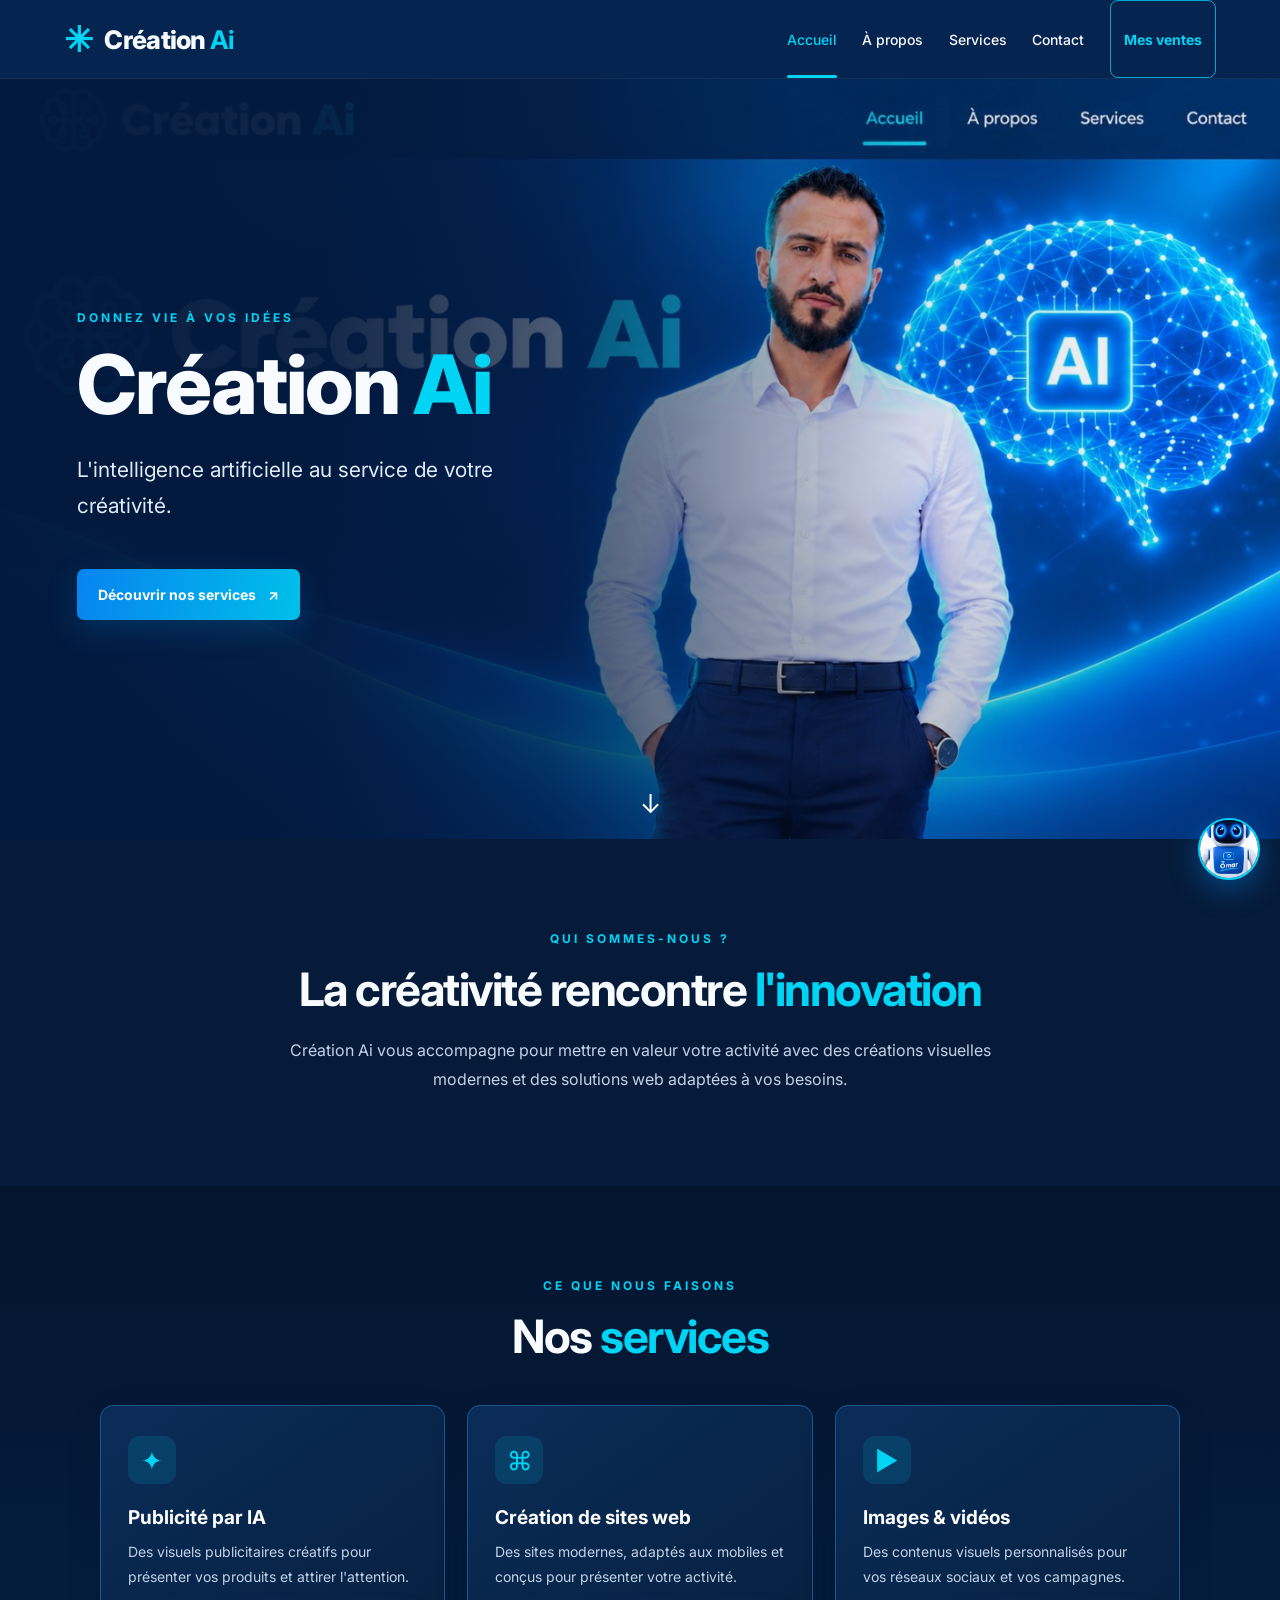
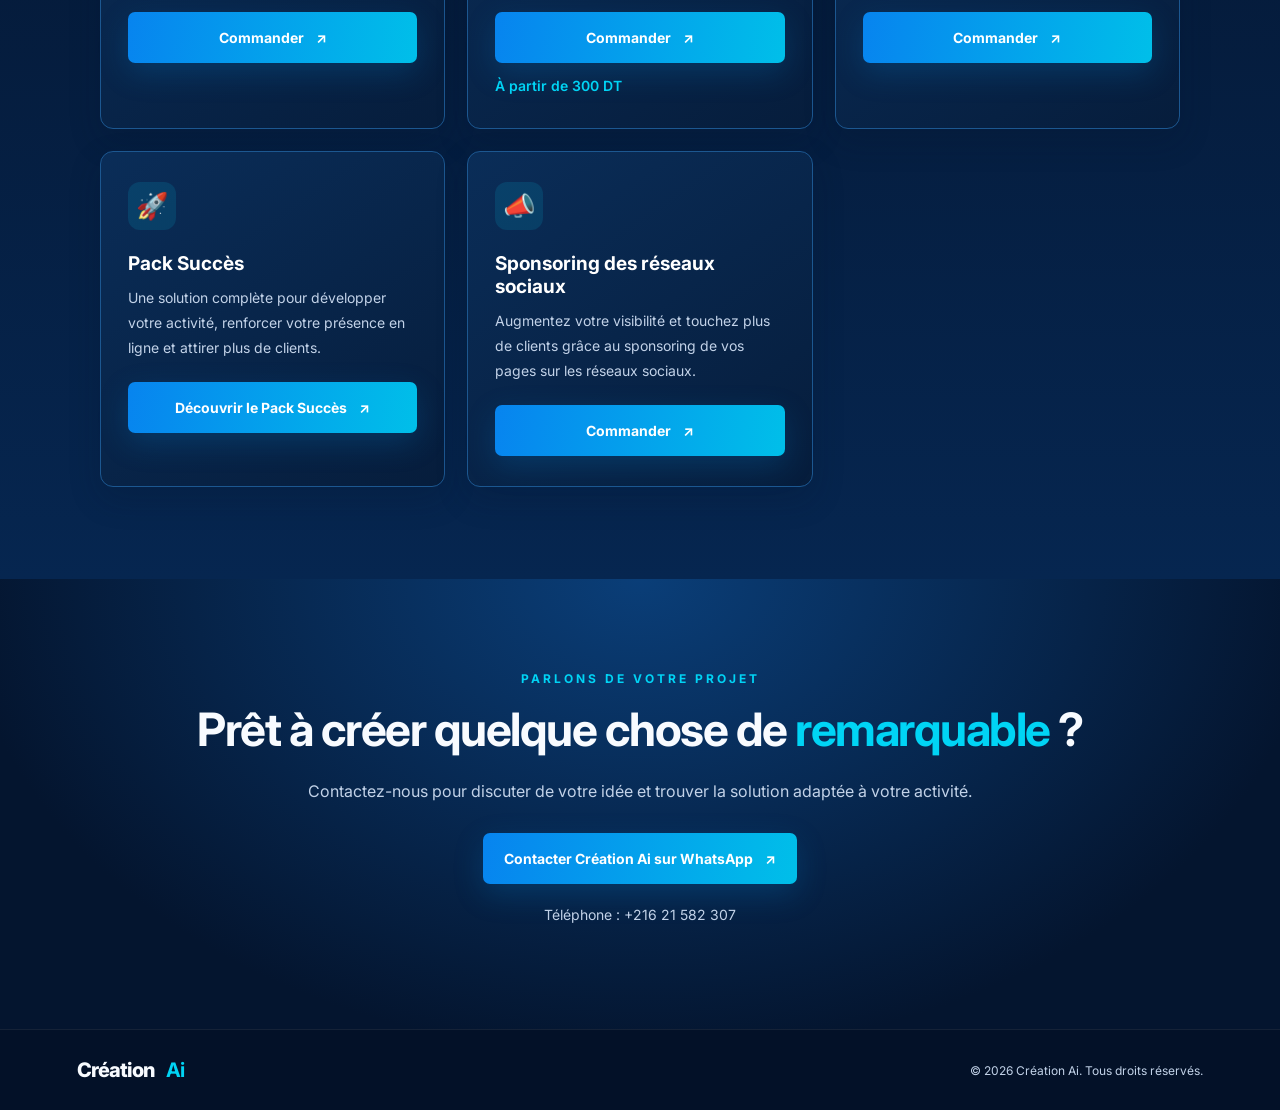
<file: index.html>
<!DOCTYPE html>
<html lang="fr">
<head>
  <meta charset="UTF-8">
  <meta name="viewport" content="width=device-width, initial-scale=1.0">

  <meta name="description" content="Création Ai — création de sites web, publicités, contenus visuels, sponsoring et Pack Succès pour développer votre activité.">
  <meta name="theme-color" content="#04152f">

  <title>Création Ai | Créativité & Intelligence Artificielle</title>

  <link rel="stylesheet" href="style.css">

  <style>
    body:not(.light-theme) {
      --text: #f8fbff;
      --muted: #c2d2e8;
      --page-bg: #04152f;
      --panel-bg: #0a2d58;
      --header-bg: #052550;
      --border: #1c5790;
    }

    .header {
      gap: 20px;
    }

    .brand {
      flex-shrink: 0;
      white-space: nowrap;
      font-size: clamp(19px, 2vw, 27px);
      letter-spacing: -0.7px;
    }

    .brand-icon {
      flex-shrink: 0;
    }

    .nav {
      gap: clamp(12px, 2vw, 30px);
    }

    .nav a {
      white-space: nowrap;
      font-size: 14px;
    }

    .nav a.sales-link {
      color: #00d4f5;
      font-weight: 700;
      border: 1px solid #00a9d0;
      border-radius: 8px;
      padding: 9px 13px;
      transition: background 0.25s, color 0.25s;
    }

    .nav a.sales-link:hover {
      color: #04152f;
      background: #00d4f5;
    }

    #accueil.hero {
      isolation: isolate;
      background: #041d43;
    }

    #accueil .hero-image {
      z-index: -2;
      object-fit: cover;
      object-position: center center;
    }

    #accueil .hero-overlay {
      z-index: -1;
      background:
        linear-gradient(
          90deg,
          rgba(3, 25, 61, 0.99) 0%,
          rgba(3, 25, 61, 0.94) 25%,
          rgba(3, 25, 61, 0.72) 43%,
          rgba(3, 25, 61, 0.10) 72%,
          rgba(3, 25, 61, 0.02) 100%
        ),
        linear-gradient(
          0deg,
          rgba(3, 20, 48, 0.25),
          transparent 45%
        );
    }

    #accueil .hero-content {
      max-width: 650px;
      text-shadow: none;
    }

    #accueil .eyebrow {
      color: #00d4f5;
    }

    #accueil h1 {
      color: #f8fbff;
      line-height: 1.12;
      letter-spacing: -2px;
      overflow-wrap: break-word;
    }

    #accueil h1 span,
    #apropos h2 span,
    #services h2 span,
    #contact h2 span {
      color: #00d4f5;
    }

    #accueil .hero-subtitle {
      color: #e0ebfa;
      max-width: 430px;
      text-shadow: none;
    }

    #apropos.about,
    #services.services,
    #contact.contact {
      color: #f8fbff;
    }

    #apropos.about {
      background: #061b3a;
    }

    #services.services {
      background: linear-gradient(180deg, #04152f, #062650);
    }

    #contact.contact {
      background: radial-gradient(
        ellipse at top,
        #0a3e78,
        #04152f 75%
      );
    }

    #apropos .section-kicker,
    #services .section-kicker,
    #contact .section-kicker {
      color: #00d4f5;
    }

    #apropos h2,
    #services h2,
    #contact h2 {
      color: #f8fbff;
    }

    #apropos .section-copy,
    #contact .section-copy {
      color: #c2d2e8;
    }

    #services .service-card {
      color: #f8fbff;
      background: linear-gradient(145deg, #0a2d58, #061d3c);
      border: 1px solid #1c5790;
    }

    #services .service-card h3 {
      color: #ffffff;
    }

    #services .service-card p {
      color: #c2d2e8;
    }

    #services .service-icon {
      color: #00d4f5;
      background: rgba(0, 212, 245, 0.12);
    }

    #services .service-card .cta {
      color: #ffffff;
    }

    #services .service-card .service-price {
      color: #00d4f5;
      font-weight: 600;
      margin-top: 10px;
    }

    footer {
      color: #f8fbff;
    }

    footer p {
      color: #c2d2e8;
    }

    body.light-theme #apropos.about,
    body.light-theme #services.services,
    body.light-theme #contact.contact {
      background: #f4f7fc;
      color: #102344;
    }

    body.light-theme #apropos h2,
    body.light-theme #services h2,
    body.light-theme #contact h2 {
      color: #102344;
    }

    body.light-theme #apropos .section-copy,
    body.light-theme #contact .section-copy {
      color: #536781;
    }

    body.light-theme #services .service-card {
      background: #ffffff;
      border-color: #d5e1f0;
    }

    body.light-theme #services .service-card h3 {
      color: #102344;
    }

    body.light-theme #services .service-card p {
      color: #536781;
    }

    body.light-theme #services .service-icon {
      color: #0879e8;
      background: #e8f6ff;
    }

    body.light-theme .nav a.sales-link {
      color: #0879b8;
      border-color: #0879b8;
    }

    body.light-theme .nav a.sales-link:hover {
      color: #ffffff;
      background: #0879b8;
    }

    /* =====================================
       ASSISTANT CRÉATION AI
    ===================================== */

    /* زر المساعد بصورة الروبوت */
    .ai-chat-launcher {
      position: fixed;
      right: 20px;
      bottom: 20px;
      z-index: 9998;
      width: 62px;
      height: 62px;
      padding: 0;
      overflow: hidden;
      border: 2px solid #00d4f5;
      border-radius: 50%;
      background: #041d43;
      cursor: pointer;
      box-shadow: 0 8px 30px rgba(0, 145, 255, 0.4);
      transition: transform 0.2s, box-shadow 0.2s;
    }

    /* تكبير الصورة داخل الزر */
    .ai-chat-launcher-image {
      position: absolute;
      width: 190%;
      height: 190%;
      left: -45%;
      top: -18%;
      max-width: none;
      object-fit: cover;
      object-position: center top;
      pointer-events: none;
    }

    .ai-chat-launcher:hover {
      transform: translateY(-3px);
      box-shadow: 0 12px 35px rgba(0, 145, 255, 0.5);
    }

    .ai-chat-launcher:focus-visible,
    .ai-chat-close:focus-visible,
    .ai-chat-send:focus-visible {
      outline: 3px solid #00d4f5;
      outline-offset: 3px;
    }

    .ai-chat-window[hidden],
    .ai-chat-launcher[hidden] {
      display: none !important;
    }

    .ai-chat-window {
      position: fixed;
      right: 20px;
      bottom: 96px;
      z-index: 9999;
      display: flex;
      flex-direction: column;
      width: min(390px, calc(100vw - 28px));
      height: min(560px, calc(100dvh - 125px));
      min-height: 350px;
      overflow: hidden;
      color: #102344;
      background: #ffffff;
      border: 1px solid #d5e1f0;
      border-radius: 20px;
      box-shadow: 0 18px 60px rgba(0, 12, 35, 0.35);
      font-family: Arial, sans-serif;
    }

    .ai-chat-header {
      display: flex;
      align-items: center;
      gap: 11px;
      padding: 16px;
      color: #ffffff;
      background: linear-gradient(120deg, #041d43, #0758a6);
    }

    .ai-chat-avatar {
      display: flex;
      align-items: center;
      justify-content: center;
      flex-shrink: 0;
      width: 43px;
      height: 43px;
      overflow: hidden;
      border-radius: 14px;
      background: rgba(0, 212, 245, 0.16);
      border: 1px solid rgba(0, 212, 245, 0.4);
      color: #00d4f5;
      font-size: 23px;
    }

    .ai-chat-heading {
      flex: 1;
      min-width: 0;
    }

    .ai-chat-heading strong {
      display: block;
      font-size: 16px;
    }

    .ai-chat-status {
      display: block;
      margin-top: 5px;
      color: #c2e8ff;
      font-size: 12px;
    }

    .ai-chat-close {
      display: flex;
      align-items: center;
      justify-content: center;
      width: 34px;
      height: 34px;
      border: 0;
      border-radius: 9px;
      background: rgba(255, 255, 255, 0.12);
      color: #ffffff;
      font-size: 24px;
      cursor: pointer;
    }

    .ai-chat-messages {
      flex: 1;
      min-height: 0;
      overflow-y: auto;
      padding: 16px 13px;
      background: #f4f8fd;
      scroll-behavior: smooth;
    }

    .ai-chat-message {
      width: fit-content;
      max-width: 88%;
      margin: 0 0 12px;
      padding: 11px 13px;
      border-radius: 14px;
      font-size: 14px;
      line-height: 1.6;
      white-space: pre-wrap;
      overflow-wrap: anywhere;
    }

    .ai-chat-message.bot {
      margin-right: auto;
      color: #183451;
      background: #ffffff;
      border: 1px solid #e0eaf5;
      border-bottom-left-radius: 4px;
    }

    .ai-chat-message.user {
      margin-left: auto;
      color: #ffffff;
      background: #0879e8;
      border-bottom-right-radius: 4px;
    }

    .ai-chat-quick {
      display: flex;
      flex-wrap: wrap;
      gap: 7px;
      margin-top: 4px;
      margin-bottom: 12px;
    }

    .ai-chat-quick button {
      max-width: 100%;
      padding: 9px 11px;
      border: 1px solid #acd9f7;
      border-radius: 18px;
      color: #0757a0;
      background: #ffffff;
      font-size: 12px;
      text-align: left;
      cursor: pointer;
    }

    .ai-chat-quick button:hover {
      background: #e4f5ff;
    }

    .ai-chat-form {
      display: flex;
      align-items: center;
      gap: 7px;
      padding: 12px;
      border-top: 1px solid #e0eaf5;
      background: #ffffff;
    }

    .ai-chat-input {
      flex: 1;
      width: 0;
      min-width: 0;
      padding: 12px;
      border: 1px solid #d1deec;
      border-radius: 12px;
      color: #102344;
      background: #ffffff;
      font-size: 14px;
      outline: none;
    }

    .ai-chat-input:focus {
      border-color: #0879e8;
      box-shadow: 0 0 0 3px rgba(8, 121, 232, 0.12);
    }

    .ai-chat-send {
      flex-shrink: 0;
      width: 42px;
      height: 44px;
      border: 0;
      border-radius: 12px;
      color: #ffffff;
      background: #0879e8;
      font-size: 20px;
      cursor: pointer;
    }

    .ai-chat-send:hover {
      background: #0564c4;
    }

    /* COMMANDES VOCALES */
    .ai-chat-mic {
      flex-shrink: 0;
      width: 42px;
      height: 44px;
      border: 1px solid #acd9f7;
      border-radius: 12px;
      color: #0757a0;
      background: #eaf6ff;
      font-size: 19px;
      cursor: pointer;
    }

    .ai-chat-mic:hover {
      background: #d7edff;
    }

    .ai-chat-mic.listening {
      color: #ffffff;
      background: #d93025;
      border-color: #d93025;
      animation: ai-mic-pulse 1.2s infinite;
    }

    .ai-chat-voice-controls {
      display: flex;
      align-items: center;
      justify-content: center;
      flex-wrap: wrap;
      gap: 8px;
      padding: 0 12px 9px;
      background: #ffffff;
    }

    .ai-chat-voice-controls button,
    .ai-chat-voice-controls select {
      max-width: 100%;
      padding: 8px 9px;
      border: 1px solid #d1deec;
      border-radius: 9px;
      color: #0757a0;
      background: #f4f8fd;
      font-family: Arial, sans-serif;
      font-size: 12px;
    }

    .ai-chat-voice-controls button {
      cursor: pointer;
    }

    .ai-chat-voice-controls button:hover {
      background: #e4f5ff;
    }

    .ai-chat-voice-controls select {
      min-width: 0;
    }

    .ai-chat-voice-status {
      margin: 0;
      padding: 0 12px 9px;
      color: #536781;
      background: #ffffff;
      text-align: center;
      font-size: 11px;
      line-height: 1.5;
    }

    .ai-chat-note {
      padding: 0 12px 10px;
      color: #70839b;
      background: #ffffff;
      text-align: center;
      font-size: 10px;
    }

    @keyframes ai-mic-pulse {
      50% {
        box-shadow: 0 0 0 5px rgba(217, 48, 37, 0.16);
      }
    }

    @media (max-width: 700px) {
      .header {
        padding: 0 12px;
        gap: 8px;
      }

      .brand {
        font-size: 17px;
        gap: 5px;
        letter-spacing: -0.5px;
      }

      .brand-icon {
        font-size: 25px;
      }

      .nav {
        gap: 0;
      }

      .nav a {
        font-size: 12px;
      }

      .nav a.sales-link {
        padding: 6px 7px;
        font-size: 11px;
      }

      #accueil.hero {
        height: calc(100svh - 68px);
        min-height: 540px;
        max-height: 760px;
      }

      #accueil .hero-image {
        object-position: 58% center;
      }

      #accueil .hero-overlay {
        background:
          linear-gradient(
            0deg,
            rgba(3, 20, 48, 0.98) 0%,
            rgba(3, 20, 48, 0.88) 35%,
            rgba(3, 20, 48, 0.42) 65%,
            rgba(3, 20, 48, 0.05) 100%
          ),
          linear-gradient(
            90deg,
            rgba(3, 25, 61, 0.75),
            rgba(3, 25, 61, 0.02)
          );
      }

      body.light-theme #accueil .hero-overlay {
        background: linear-gradient(
          0deg,
          rgba(255, 255, 255, 0.98) 0%,
          rgba(255, 255, 255, 0.85) 42%,
          rgba(255, 255, 255, 0.12) 100%
        );
      }

      #accueil .hero-content {
        max-width: 100%;
        padding: 40px 24px 85px;
      }

      #accueil h1 {
        font-size: clamp(42px, 11vw, 64px);
        letter-spacing: -1.8px;
      }

      #accueil .hero-subtitle {
        color: #f0f6ff;
        font-size: 16px;
      }

      body.light-theme #accueil .hero-subtitle {
        color: #243c5c;
      }

      #services .service-grid {
        grid-template-columns: 1fr;
      }

      .ai-chat-launcher {
        right: 14px;
        bottom: 14px;
        width: 56px;
        height: 56px;
      }

      .ai-chat-window {
        right: 10px;
        bottom: 80px;
        width: calc(100vw - 20px);
        height: min(560px, calc(100dvh - 100px));
        min-height: 320px;
        border-radius: 17px;
      }

      .ai-chat-form {
        gap: 5px;
        padding: 9px;
      }

      .ai-chat-mic,
      .ai-chat-send {
        width: 38px;
        min-width: 38px;
        height: 42px;
      }

      .ai-chat-input {
        padding: 10px 8px;
        font-size: 13px;
      }

      .ai-chat-voice-controls {
        gap: 5px;
      }

      .ai-chat-voice-controls button,
      .ai-chat-voice-controls select {
        padding: 7px;
        font-size: 11px;
      }
    }

    @media (min-width: 701px) and (max-width: 1000px) {
      .header {
        gap: 12px;
      }

      .nav {
        gap: 12px;
      }

      .nav a {
        font-size: 12px;
      }
    }

    @media (prefers-reduced-motion: reduce) {
      .ai-chat-mic.listening {
        animation: none;
      }
    }
  </style>
</head>

<body>

  <!-- EN-TÊTE -->
  <header class="header">
    <a class="brand" href="#accueil" aria-label="Création Ai, accueil">
      <span class="brand-icon">✳</span>
      <span>Création <b>Ai</b></span>
    </a>

    <button
      class="menu-toggle"
      aria-label="Ouvrir le menu"
      aria-expanded="false"
      type="button">
      ☰
    </button>

    <nav class="nav" aria-label="Navigation principale">
      <a class="active" href="#accueil">Accueil</a>
      <a href="#apropos">À propos</a>
      <a href="./Vidéos.html">Services</a>
      <a href="#contact">Contact</a>
      <a href="./ventes.html" class="sales-link">Mes ventes</a>
    </nav>
  </header>

  <main>

    <!-- ACCUEIL -->
    <section id="accueil" class="hero" aria-label="Accueil Création Ai">
      <img
        src="hero.png"
        alt="Intelligence artificielle et créativité"
        class="hero-image">

      <div class="hero-overlay"></div>

      <div class="hero-content">
        <p class="eyebrow">DONNEZ VIE À VOS IDÉES</p>
        <h1>Création <span>Ai</span></h1>

        <p class="hero-subtitle">
          L'intelligence artificielle au service de votre créativité.
        </p>

        <a class="cta" href="./Vidéos.html">
          Découvrir nos services <span>↗</span>
        </a>
      </div>

      <a href="#apropos" class="scroll-hint" aria-label="Défiler vers le bas">
        ↓
      </a>
    </section>

    <!-- À PROPOS -->
    <section id="apropos" class="section about">
      <p class="section-kicker">QUI SOMMES-NOUS ?</p>

      <h2>
        La créativité rencontre <span>l'innovation</span>
      </h2>

      <p class="section-copy">
        Création Ai vous accompagne pour mettre en valeur votre activité
        avec des créations visuelles modernes et des solutions web
        adaptées à vos besoins.
      </p>
    </section>

    <!-- SERVICES -->
    <section id="services" class="section services">
      <p class="section-kicker">CE QUE NOUS FAISONS</p>
      <h2>Nos <span>services</span></h2>

      <div class="service-grid">

        <article class="service-card">
          <div class="service-icon">✦</div>
          <h3>Publicité par IA</h3>
          <p>
            Des visuels publicitaires créatifs pour présenter
            vos produits et attirer l'attention.
          </p>
          <a href="./publicite.html" class="cta">
            Commander <span>↗</span>
          </a>
        </article>

        <article class="service-card">
          <div class="service-icon">⌘</div>
          <h3>Création de sites web</h3>
          <p>
            Des sites modernes, adaptés aux mobiles et conçus
            pour présenter votre activité.
          </p>
          <a href="./commande.html" class="cta">
            Commander <span>↗</span>
          </a>
          <p class="service-price">À partir de 300 DT</p>
        </article>

        <article class="service-card">
          <div class="service-icon">▶</div>
          <h3>Images & vidéos</h3>
          <p>
            Des contenus visuels personnalisés pour vos réseaux
            sociaux et vos campagnes.
          </p>
          <a href="./images-videos.html" class="cta">
            Commander <span>↗</span>
          </a>
        </article>

        <article class="service-card">
          <div class="service-icon">🚀</div>
          <h3>Pack Succès</h3>
          <p>
            Une solution complète pour développer votre activité,
            renforcer votre présence en ligne et attirer plus de clients.
          </p>
          <a href="./pack-succes.html" class="cta">
            Découvrir le Pack Succès <span>↗</span>
          </a>
        </article>

        <article class="service-card">
          <div class="service-icon">📣</div>
          <h3>Sponsoring des réseaux sociaux</h3>
          <p>
            Augmentez votre visibilité et touchez plus de clients
            grâce au sponsoring de vos pages sur les réseaux sociaux.
          </p>
          <a href="./sponsoring.html" class="cta">
            Commander <span>↗</span>
          </a>
        </article>

      </div>
    </section>

    <!-- FORMULAIRE DE COMMANDE -->
    <section id="commande" class="section contact" hidden>
      <p class="section-kicker">VOTRE COMMANDE</p>
      <h2>Confirmer votre <span>commande</span></h2>

      <p class="section-copy">
        Veuillez remplir vos informations pour envoyer votre demande.
      </p>

      <p>
        Service choisi :
        <strong id="service-choisi"></strong>
      </p>

      <form
        id="order-form"
        action="https://formspree.io/f/mbgdkabo"
        method="POST">

        <input type="hidden" name="service" id="service-input">

        <div class="form-group">
          <label for="nom">Nom</label>
          <input
            id="nom"
            name="nom"
            type="text"
            autocomplete="family-name"
            placeholder="Votre nom"
            required>
        </div>

        <div class="form-group">
          <label for="prenom">Prénom</label>
          <input
            id="prenom"
            name="prenom"
            type="text"
            autocomplete="given-name"
            placeholder="Votre prénom"
            required>
        </div>

        <div class="form-group">
          <label for="telephone">Numéro de téléphone</label>
          <input
            id="telephone"
            name="telephone"
            type="tel"
            autocomplete="tel"
            placeholder="+216 ..."
            required>
        </div>

        <div class="form-group">
          <label for="adresse">Adresse complète</label>
          <textarea
            id="adresse"
            name="adresse"
            autocomplete="street-address"
            rows="4"
            placeholder="Votre adresse complète"
            required></textarea>
        </div>

        <button type="submit" class="cta">
          Confirmer la commande
        </button>

        <button type="button" class="cta" onclick="closeOrder()">
          Retour aux services
        </button>
      </form>
    </section>

    <!-- CONTACT -->
    <section id="contact" class="section contact">
      <p class="section-kicker">PARLONS DE VOTRE PROJET</p>

      <h2>
        Prêt à créer quelque chose de
        <span>remarquable</span> ?
      </h2>

      <p class="section-copy">
        Contactez-nous pour discuter de votre idée et trouver
        la solution adaptée à votre activité.
      </p>

      <a
        class="cta"
        href="https://wa.me/21621582307"
        target="_blank"
        rel="noopener noreferrer">
        Contacter Création Ai sur WhatsApp <span>↗</span>
      </a>

      <p class="phone">Téléphone : +216 21 582 307</p>
    </section>

  </main>

  <!-- PIED DE PAGE -->
  <footer>
    <a class="footer-brand" href="#accueil">
      Création <b>Ai</b>
    </a>

    <p>
      © <span id="year"></span>
      Création Ai. Tous droits réservés.
    </p>
  </footer>

  <!-- BOUTON DE L'ASSISTANT : TÊTE DU ROBOT -->
  <button
    id="ai-chat-launcher"
    class="ai-chat-launcher"
    type="button"
    aria-label="Ouvrir l'assistant Création Ai"
    aria-expanded="false"
    aria-controls="ai-chat-window">

    <img
      src="./ropot.png"
      alt=""
      class="ai-chat-launcher-image">

  </button>

  <!-- FENÊTRE DE CONVERSATION -->
  <section
    id="ai-chat-window"
    class="ai-chat-window"
    role="dialog"
    aria-label="Assistant Création Ai"
    aria-modal="false"
    hidden>

    <header class="ai-chat-header">
      <div class="ai-chat-avatar" aria-hidden="true">
        <img
          src="./ropot.png"
          alt=""
          style="width:100%;height:100%;object-fit:contain;border-radius:inherit;">
      </div>

      <div class="ai-chat-heading">
        <strong>Création Ai</strong>
        <span class="ai-chat-status">Assistant virtuel</span>
      </div>

      <button
        id="ai-chat-close"
        class="ai-chat-close"
        type="button"
        aria-label="Fermer l'assistant">
        ×
      </button>
    </header>

    <div
      id="ai-chat-messages"
      class="ai-chat-messages"
      role="log"
      aria-live="polite"
      aria-relevant="additions text">
    </div>

    <!-- SAISIE ÉCRITE ET MICROPHONE -->
    <form id="ai-chat-form" class="ai-chat-form">
      <button
        id="ai-chat-mic"
        class="ai-chat-mic"
        type="button"
        aria-label="Parler au microphone"
        title="Parler">
        🎙️
      </button>

      <input
        id="ai-chat-input"
        class="ai-chat-input"
        type="text"
        maxlength="500"
        autocomplete="off"
        placeholder="Écrivez ou parlez..."
        aria-label="Votre question"
        required>

      <button
        class="ai-chat-send"
        type="submit"
        aria-label="Envoyer le message">
        ➤
      </button>
    </form>

    <!-- LANGUE ET ÉCOUTE DES RÉPONSES -->
    <div class="ai-chat-voice-controls">
      <select
        id="ai-chat-language"
        aria-label="Langue de reconnaissance vocale">
        <option value="fr-FR">Français</option>
        <option value="ar-TN">العربية (تونس)</option>
        <option value="ar-SA">العربية</option>
      </select>

      <button
        id="ai-chat-speak"
        type="button"
        aria-label="Écouter la dernière réponse">
        🔊 Écouter
      </button>

      <button
        id="ai-chat-stop"
        type="button"
        aria-label="Arrêter la lecture vocale">
        ⏹ Arrêter
      </button>
    </div>

    <p
      id="ai-chat-voice-status"
      class="ai-chat-voice-status"
      aria-live="polite">
      Choisissez une langue, puis appuyez sur le microphone.
    </p>

    <div class="ai-chat-note">
      Assistant à réponses prédéfinies · Création Ai
    </div>
  </section>

  <!-- SCRIPT COMMUN -->
  <script src="script.js"></script>

  <!-- FONCTIONS DE LA PAGE D'ACCUEIL -->
  <script>
    function openOrder(service) {
      const section = document.getElementById('commande');
      const serviceLabel = document.getElementById('service-choisi');
      const serviceInput = document.getElementById('service-input');

      if (!section || !serviceLabel || !serviceInput) {
        return;
      }

      serviceLabel.textContent = service;
      serviceInput.value = service;
      section.hidden = false;

      section.scrollIntoView({
        behavior: 'smooth',
        block: 'start'
      });
    }

    function closeOrder() {
      const section = document.getElementById('commande');
      const services = document.getElementById('services');

      if (section) {
        section.hidden = true;
      }

      if (services) {
        services.scrollIntoView({
          behavior: 'smooth',
          block: 'start'
        });
      }
    }

    const currentYear = document.getElementById('year');

    if (currentYear) {
      currentYear.textContent = new Date().getFullYear();
    }
  </script>

</body>
</html>
</file>
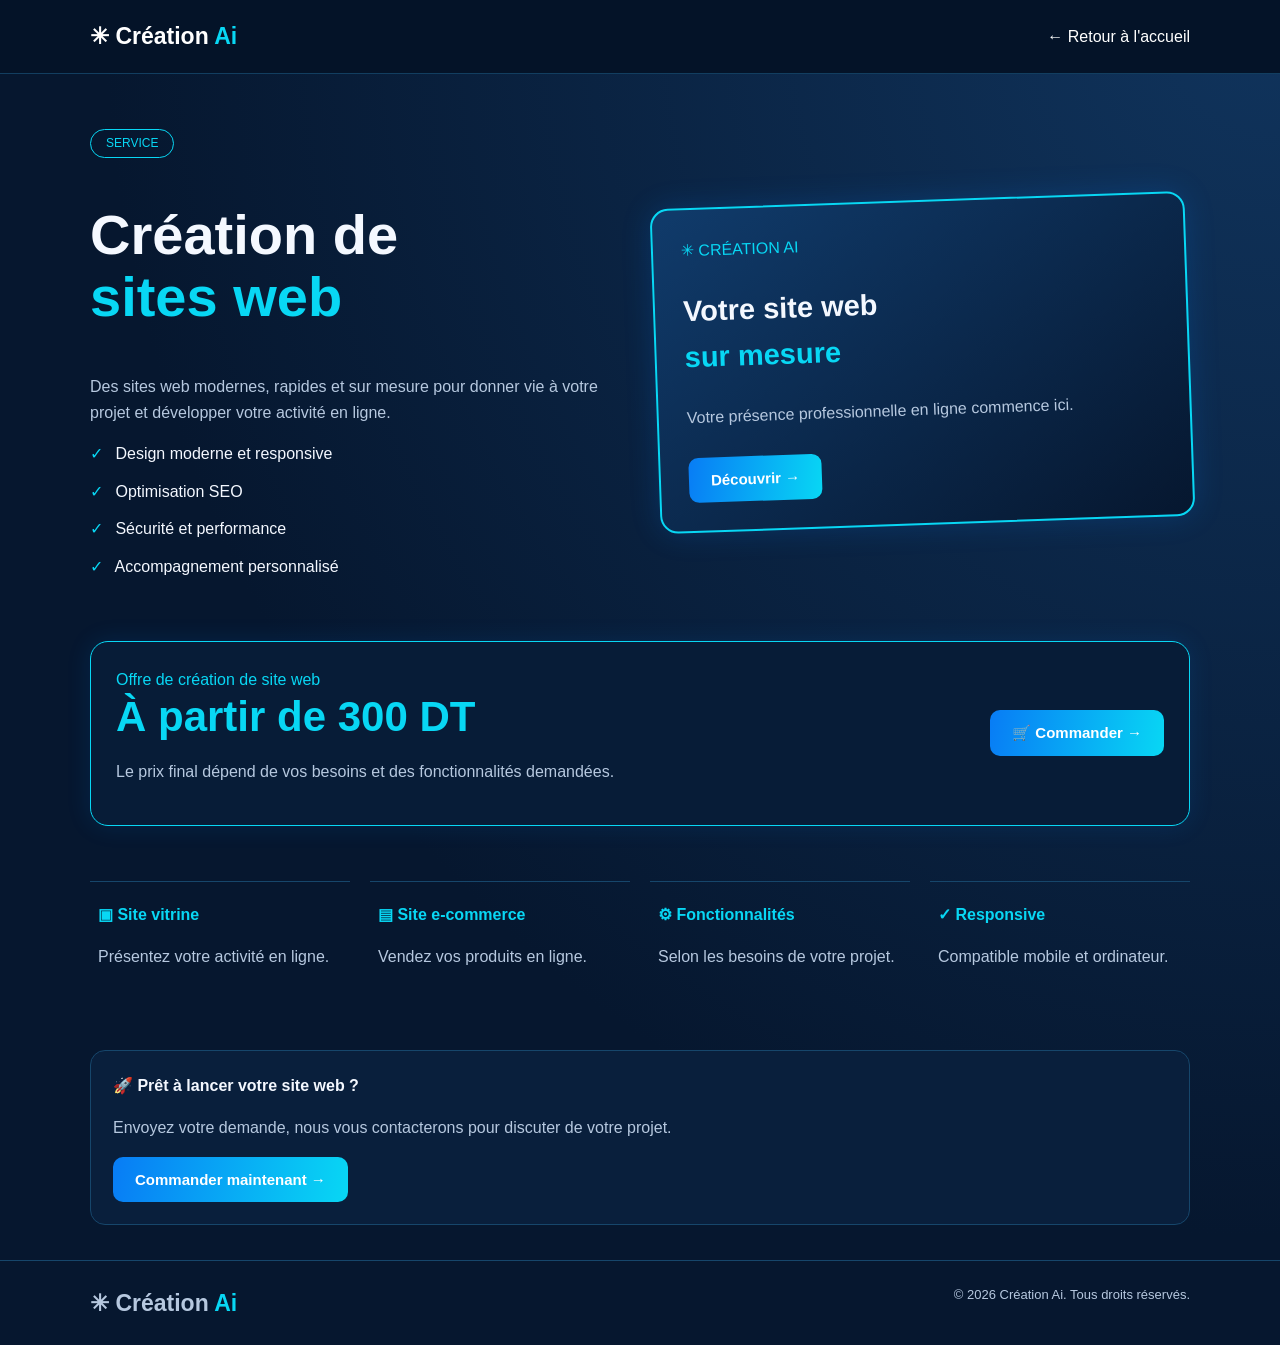
<file: commande.html>
<!DOCTYPE html>
<html lang="fr">
<head>
<meta charset="UTF-8">
<meta name="viewport" content="width=device-width, initial-scale=1.0">
<meta name="theme-color" content="#06172f">
<title>Création de sites web | Création Ai</title>

<style>
:root {
  --bg: #06172f;
  --panel: #0a2140;
  --cyan: #08d7f4;
  --blue: #087cf5;
  --text: #f4f8ff;
  --muted: #b6c8df;
}
* { box-sizing: border-box; }
body {
  margin: 0;
  font-family: Arial, sans-serif;
  color: var(--text);
  background: radial-gradient(ellipse at top right, #10345d, var(--bg) 65%);
  line-height: 1.6;
}
.container { width: min(1100px, 92%); margin: auto; }
header {
  background: #041328;
  border-bottom: 1px solid #123e60;
  padding: 18px 0;
}
nav {
  display: flex;
  align-items: center;
  justify-content: space-between;
  gap: 12px;
  flex-wrap: wrap;
}
.logo { font-size: 23px; font-weight: bold; }
.logo span, .cyan { color: var(--cyan); }
nav a { color: white; text-decoration: none; }
.hero {
  display: grid;
  grid-template-columns: 1fr 1fr;
  align-items: center;
  gap: 30px;
  padding: 55px 0 35px;
}
.tag {
  display: inline-block;
  border: 1px solid var(--cyan);
  border-radius: 30px;
  padding: 4px 15px;
  color: var(--cyan);
  font-size: 12px;
}
h1 { font-size: clamp(36px, 5vw, 56px); line-height: 1.1; }
h1 span { color: var(--cyan); }
p { color: var(--muted); }
ul { list-style: none; padding: 0; }
li { margin: 12px 0; }
.check { color: var(--cyan); margin-right: 8px; }
.device {
  border: 2px solid var(--cyan);
  border-radius: 18px;
  padding: 28px;
  min-height: 250px;
  background: linear-gradient(145deg, #103b6b, #06172f);
  box-shadow: 0 0 30px #087cf533;
  transform: rotate(-2deg);
}
.device h2 { font-size: 29px; }
.device button { margin-top: 12px; }
.price-card {
  border: 1px solid var(--cyan);
  border-radius: 18px;
  background: #071c37;
  padding: 25px;
  display: flex;
  align-items: center;
  justify-content: space-between;
  gap: 20px;
  flex-wrap: wrap;
  box-shadow: 0 0 25px #087cf522;
  margin: 10px auto 45px;
}
.price-label { color: var(--cyan); }
.price {
  font-size: 42px;
  font-weight: bold;
  color: var(--cyan);
  line-height: 1.2;
}
.btn {
  border: 0;
  border-radius: 10px;
  padding: 14px 22px;
  color: white;
  font-weight: bold;
  background: linear-gradient(100deg, var(--blue), var(--cyan));
  cursor: pointer;
  font-size: 15px;
}
.btn:hover { filter: brightness(1.1); }
.features {
  display: grid;
  grid-template-columns: repeat(4, 1fr);
  gap: 20px;
  padding: 10px 0 45px;
}
.feature {
  border-top: 1px solid #16466b;
  padding: 20px 8px;
}
.feature strong { color: var(--cyan); }
.cta {
  border: 1px solid #16466b;
  background: #091f3c;
  border-radius: 15px;
  padding: 22px;
  margin-bottom: 35px;
}
footer {
  border-top: 1px solid #16466b;
  padding: 24px 0;
  color: var(--muted);
  font-size: 13px;
}
footer .container {
  display: flex;
  justify-content: space-between;
  gap: 15px;
  flex-wrap: wrap;
}

/* Fenêtre de commande */
.modal-backdrop {
  position: fixed;
  inset: 0;
  z-index: 100;
  display: none;
  align-items: center;
  justify-content: center;
  padding: 16px;
  background: rgba(1, 9, 23, .88);
  backdrop-filter: blur(5px);
}
.modal-backdrop.open { display: flex; }
.modal {
  width: min(100%, 460px);
  max-height: 92vh;
  overflow-y: auto;
  padding: 24px;
  border: 1px solid var(--cyan);
  border-radius: 17px;
  background: linear-gradient(150deg, #0c294c, #06172f);
  box-shadow: 0 0 35px #008dff33;
}
.modal-head {
  display: flex;
  justify-content: space-between;
  align-items: center;
  gap: 12px;
}
.modal h2 { margin: 0; font-size: 24px; }
.close {
  background: transparent;
  border: 1px solid #17608a;
  color: white;
  border-radius: 50%;
  width: 35px;
  height: 35px;
  font-size: 23px;
  cursor: pointer;
}
.selected {
  color: var(--cyan);
  background: #092b4b;
  padding: 12px;
  border-radius: 8px;
  margin: 15px 0;
  font-weight: bold;
}
.field { margin-bottom: 14px; }
.field label {
  display: block;
  font-size: 13px;
  margin-bottom: 6px;
  font-weight: bold;
}
.field input {
  width: 100%;
  padding: 12px;
  border: 1px solid #155782;
  border-radius: 8px;
  background: #061a34;
  color: white;
  font-size: 15px;
  outline: none;
}
.field input:focus { border-color: var(--cyan); }
.field input::placeholder { color: #8199b5; }
.submit { width: 100%; }
.privacy { text-align: center; font-size: 11px; }
.status { font-size: 13px; }
@media(max-width: 700px) {
  .hero { grid-template-columns: 1fr; padding-top: 35px; }
  .device { min-height: 200px; }
  .features { grid-template-columns: 1fr 1fr; gap: 8px; }
  .price { font-size: 36px; }
  .price-card { align-items: stretch; }
  .price-card .btn { width: 100%; }
  .modal { padding: 19px; }
}
</style>
</head>

<body>
<header>
  <div class="container">
    <nav>
      <a href="index.html" class="logo">✳ Création <span>Ai</span></a>
      <a href="index.html">← Retour à l'accueil</a>
    </nav>
  </div>
</header>

<main class="container">
  <section class="hero">
    <div>
      <span class="tag">SERVICE</span>
      <h1>Création de<br><span>sites web</span></h1>
      <p>
        Des sites web modernes, rapides et sur mesure pour
        donner vie à votre projet et développer votre activité en ligne.
      </p>
      <ul>
        <li><span class="check">✓</span> Design moderne et responsive</li>
        <li><span class="check">✓</span> Optimisation SEO</li>
        <li><span class="check">✓</span> Sécurité et performance</li>
        <li><span class="check">✓</span> Accompagnement personnalisé</li>
      </ul>
    </div>

    <div class="device">
      <span class="cyan">✳ CRÉATION AI</span>
      <h2>Votre site web<br><span class="cyan">sur mesure</span></h2>
      <p>Votre présence professionnelle en ligne commence ici.</p>
      <button class="btn" type="button" data-order>Découvrir →</button>
    </div>
  </section>

  <!-- خانة السعر الوحيدة -->
  <section class="price-card">
    <div>
      <div class="price-label">Offre de création de site web</div>
      <div class="price">À partir de 300 DT</div>
      <p>Le prix final dépend de vos besoins et des fonctionnalités demandées.</p>
    </div>
    <button class="btn" type="button" data-order>
      🛒 Commander →
    </button>
  </section>

  <section class="features">
    <div class="feature"><strong>▣ Site vitrine</strong><p>Présentez votre activité en ligne.</p></div>
    <div class="feature"><strong>▤ Site e-commerce</strong><p>Vendez vos produits en ligne.</p></div>
    <div class="feature"><strong>⚙ Fonctionnalités</strong><p>Selon les besoins de votre projet.</p></div>
    <div class="feature"><strong>✓ Responsive</strong><p>Compatible mobile et ordinateur.</p></div>
  </section>

  <div class="cta">
    <strong>🚀 Prêt à lancer votre site web ?</strong>
    <p>Envoyez votre demande, nous vous contacterons pour discuter de votre projet.</p>
    <button class="btn" type="button" data-order>Commander maintenant →</button>
  </div>
</main>

<footer>
  <div class="container">
    <strong class="logo">✳ Création <span>Ai</span></strong>
    <span>© 2026 Création Ai. Tous droits réservés.</span>
  </div>
</footer>

<!-- Formulaire qui s'ouvre au clic sur Commander -->
<div class="modal-backdrop" id="orderModal" aria-hidden="true">
  <section class="modal" role="dialog" aria-modal="true" aria-labelledby="modalTitle">
    <div class="modal-head">
      <h2 id="modalTitle">Votre commande</h2>
      <button class="close" type="button" id="closeModal" aria-label="Fermer">×</button>
    </div>

    <p>Remplissez vos coordonnées pour demander la création de votre site web.</p>
    <div class="selected">Création de site web — à partir de 300 DT</div>

    <!-- Remplace YOUR_FORM_ID par ton identifiant Formspree -->
    <form id="orderForm" action="https://formspree.io/f/YOUR_FORM_ID" method="POST">
      <input type="hidden" name="_subject" value="Nouvelle demande de création de site web">

      <div class="field">
        <label for="prenom">Prénom *</label>
        <input id="prenom" name="Prénom" type="text" placeholder="Votre prénom" required>
      </div>

      <div class="field">
        <label for="nom">Nom *</label>
        <input id="nom" name="Nom" type="text" placeholder="Votre nom" required>
      </div>

      <div class="field">
        <label for="telephone">Numéro de téléphone *</label>
        <input id="telephone" name="Téléphone" type="tel" placeholder="Ex. : +216 XX XXX XXX" required>
      </div>

      <div class="field">
        <label for="adresse">Adresse *</label>
        <input id="adresse" name="Adresse" type="text" placeholder="Votre adresse complète" required>
      </div>

      <button class="btn submit" type="submit">Envoyer ma demande →</button>
      <p class="privacy">Vos informations seront utilisées pour traiter votre demande.</p>
      <p class="status" id="formStatus" role="status"></p>
    </form>
  </section>
</div>

<script>
const modal = document.getElementById('orderModal');
const form = document.getElementById('orderForm');
const statusBox = document.getElementById('formStatus');
const submitButton = form.querySelector('button[type="submit"]');

function openModal() {
  modal.classList.add('open');
  modal.setAttribute('aria-hidden', 'false');
  document.body.style.overflow = 'hidden';
  setTimeout(() => document.getElementById('prenom').focus(), 50);
}
function closeModal() {
  modal.classList.remove('open');
  modal.setAttribute('aria-hidden', 'true');
  document.body.style.overflow = '';
}
document.querySelectorAll('[data-order]').forEach(button => {
  button.addEventListener('click', openModal);
});
document.getElementById('closeModal').addEventListener('click', closeModal);
modal.addEventListener('click', event => {
  if (event.target === modal) closeModal();
});
document.addEventListener('keydown', event => {
  if (event.key === 'Escape') closeModal();
});

form.addEventListener('submit', async event => {
  event.preventDefault();

  if (form.action.includes('YOUR_FORM_ID')) {
    statusBox.textContent = 'Configurez d’abord votre identifiant Formspree dans le code.';
    statusBox.style.color = '#ffbaba';
    return;
  }

  submitButton.disabled = true;
  submitButton.textContent = 'Envoi en cours…';

  try {
    const response = await fetch(form.action, {
      method: 'POST',
      body: new FormData(form),
      headers: { Accept: 'application/json' }
    });
    if (!response.ok) throw new Error('Envoi impossible');

    statusBox.textContent = 'Merci ! Votre demande a bien été envoyée.';
    statusBox.style.color = '#8fffd9';
    form.reset();
  } catch (error) {
    statusBox.textContent = 'Échec de l’envoi. Vérifiez votre connexion et Formspree.';
    statusBox.style.color = '#ffbaba';
  } finally {
    submitButton.disabled = false;
    submitButton.textContent = 'Envoyer ma demande →';
  }
});
</script>
</body>
</html>
</file>
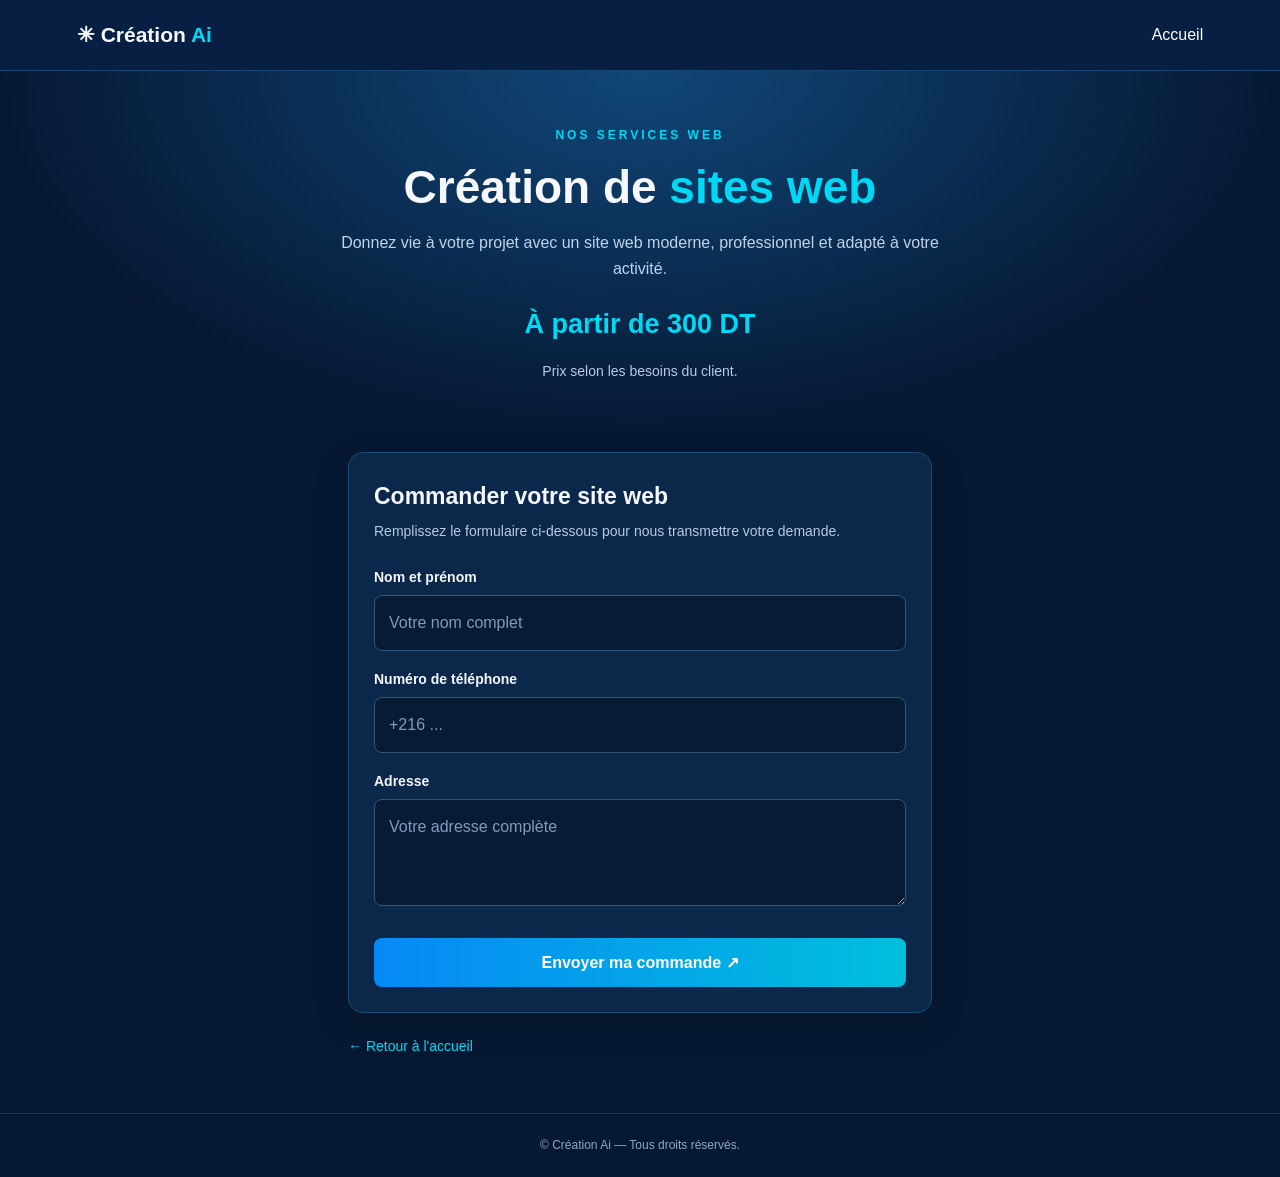
<file: creation-site-web.html>
<!DOCTYPE html>
<html lang="fr">
<head>
  <meta charset="UTF-8">
  <meta name="viewport" content="width=device-width, initial-scale=1.0">
  <meta name="theme-color" content="#061b38">
  <title>Création de sites web | Création Ai</title>
  <meta name="description" content="Création de sites web professionnels à partir de 300 DT.">

  <style>
    * {
      box-sizing: border-box;
    }

    body {
      margin: 0;
      font-family: Arial, sans-serif;
      background: #061832;
      color: #f5f8ff;
      line-height: 1.6;
    }

    header {
      padding: 18px 6%;
      background: #071f43;
      border-bottom: 1px solid #164575;
      display: flex;
      align-items: center;
      justify-content: space-between;
      gap: 12px;
    }

    .logo {
      font-size: 21px;
      font-weight: bold;
    }

    .cyan {
      color: #00d9f5;
    }

    header a,
    .back {
      color: white;
      text-decoration: none;
    }

    .hero {
      text-align: center;
      padding: 55px 20px 35px;
      background: radial-gradient(ellipse at top, #104779, #061832 72%);
    }

    .tag {
      color: #00d9f5;
      text-transform: uppercase;
      font-size: 12px;
      font-weight: bold;
      letter-spacing: 3px;
    }

    h1 {
      font-size: clamp(30px, 6vw, 46px);
      line-height: 1.2;
      margin: 15px 0;
    }

    .intro {
      color: #c2d3e9;
      max-width: 600px;
      margin: 0 auto 22px;
    }

    .price {
      font-size: 27px;
      font-weight: bold;
      color: #00d9f5;
      margin: 20px 0 0;
    }

    .note,
    .sub {
      color: #b9cbe1;
      font-size: 14px;
    }

    main {
      max-width: 620px;
      margin: 0 auto;
      padding: 20px 18px 55px;
    }

    .panel {
      padding: 25px;
      background: #0b2749;
      border: 1px solid #1b4d79;
      border-radius: 15px;
      box-shadow: 0 12px 35px #0002;
    }

    h2 {
      font-size: 23px;
      margin: 0 0 5px;
    }

    .sub {
      margin: 0 0 24px;
    }

    label {
      display: block;
      margin: 17px 0 7px;
      font-size: 14px;
      font-weight: bold;
    }

    input,
    textarea {
      width: 100%;
      padding: 14px;
      border-radius: 8px;
      border: 1px solid #315779;
      background: #071b35;
      color: white;
      font: inherit;
      outline: none;
    }

    input:focus,
    textarea:focus {
      border-color: #00d9f5;
    }

    input::placeholder,
    textarea::placeholder {
      color: #829bb8;
    }

    button {
      width: 100%;
      margin-top: 24px;
      padding: 15px;
      border: 0;
      border-radius: 8px;
      color: white;
      background: linear-gradient(90deg, #0789f5, #00bfdc);
      font-size: 16px;
      font-weight: bold;
      cursor: pointer;
    }

    button:hover {
      filter: brightness(1.08);
    }

    .back {
      display: inline-block;
      margin-top: 22px;
      color: #00d9f5;
      font-size: 14px;
    }

    footer {
      text-align: center;
      padding: 22px;
      color: #8da8c6;
      font-size: 12px;
      border-top: 1px solid #173653;
    }

    @media (max-width: 420px) {
      .panel {
        padding: 20px 16px;
      }

      .hero {
        padding-top: 40px;
      }
    }
  </style>
</head>

<body>

  <header>
    <div class="logo">✳ Création <span class="cyan">Ai</span></div>
    <a href="./index.html">Accueil</a>
  </header>

  <section class="hero">
    <div class="tag">Nos services web</div>

    <h1>Création de <span class="cyan">sites web</span></h1>

    <p class="intro">
      Donnez vie à votre projet avec un site web moderne,
      professionnel et adapté à votre activité.
    </p>

    <div class="price">À partir de 300 DT</div>
    <p class="note">Prix selon les besoins du client.</p>
  </section>

  <main>
    <section class="panel">
      <h2>Commander votre site web</h2>

      <p class="sub">
        Remplissez le formulaire ci-dessous pour nous transmettre votre demande.
      </p>

      <form action="https://formspree.io/f/mbgdkabo" method="POST">

        <input
          type="hidden"
          name="_subject"
          value="Nouvelle commande - Création de sites web"
        >

        <label for="name">Nom et prénom</label>
        <input
          id="name"
          name="Nom et prénom"
          type="text"
          placeholder="Votre nom complet"
          autocomplete="name"
          required
        >

        <label for="phone">Numéro de téléphone</label>
        <input
          id="phone"
          name="Numéro de téléphone"
          type="tel"
          placeholder="+216 ..."
          autocomplete="tel"
          required
        >

        <label for="address">Adresse</label>
        <textarea
          id="address"
          name="Adresse"
          rows="3"
          placeholder="Votre adresse complète"
          autocomplete="street-address"
          required
        ></textarea>

        <button type="submit">
          Envoyer ma commande ↗
        </button>

      </form>
    </section>

    <a class="back" href="./index.html">
      ← Retour à l'accueil
    </a>
  </main>

  <footer>
    © Création Ai — Tous droits réservés.
  </footer>

</body>
</html>
</file>
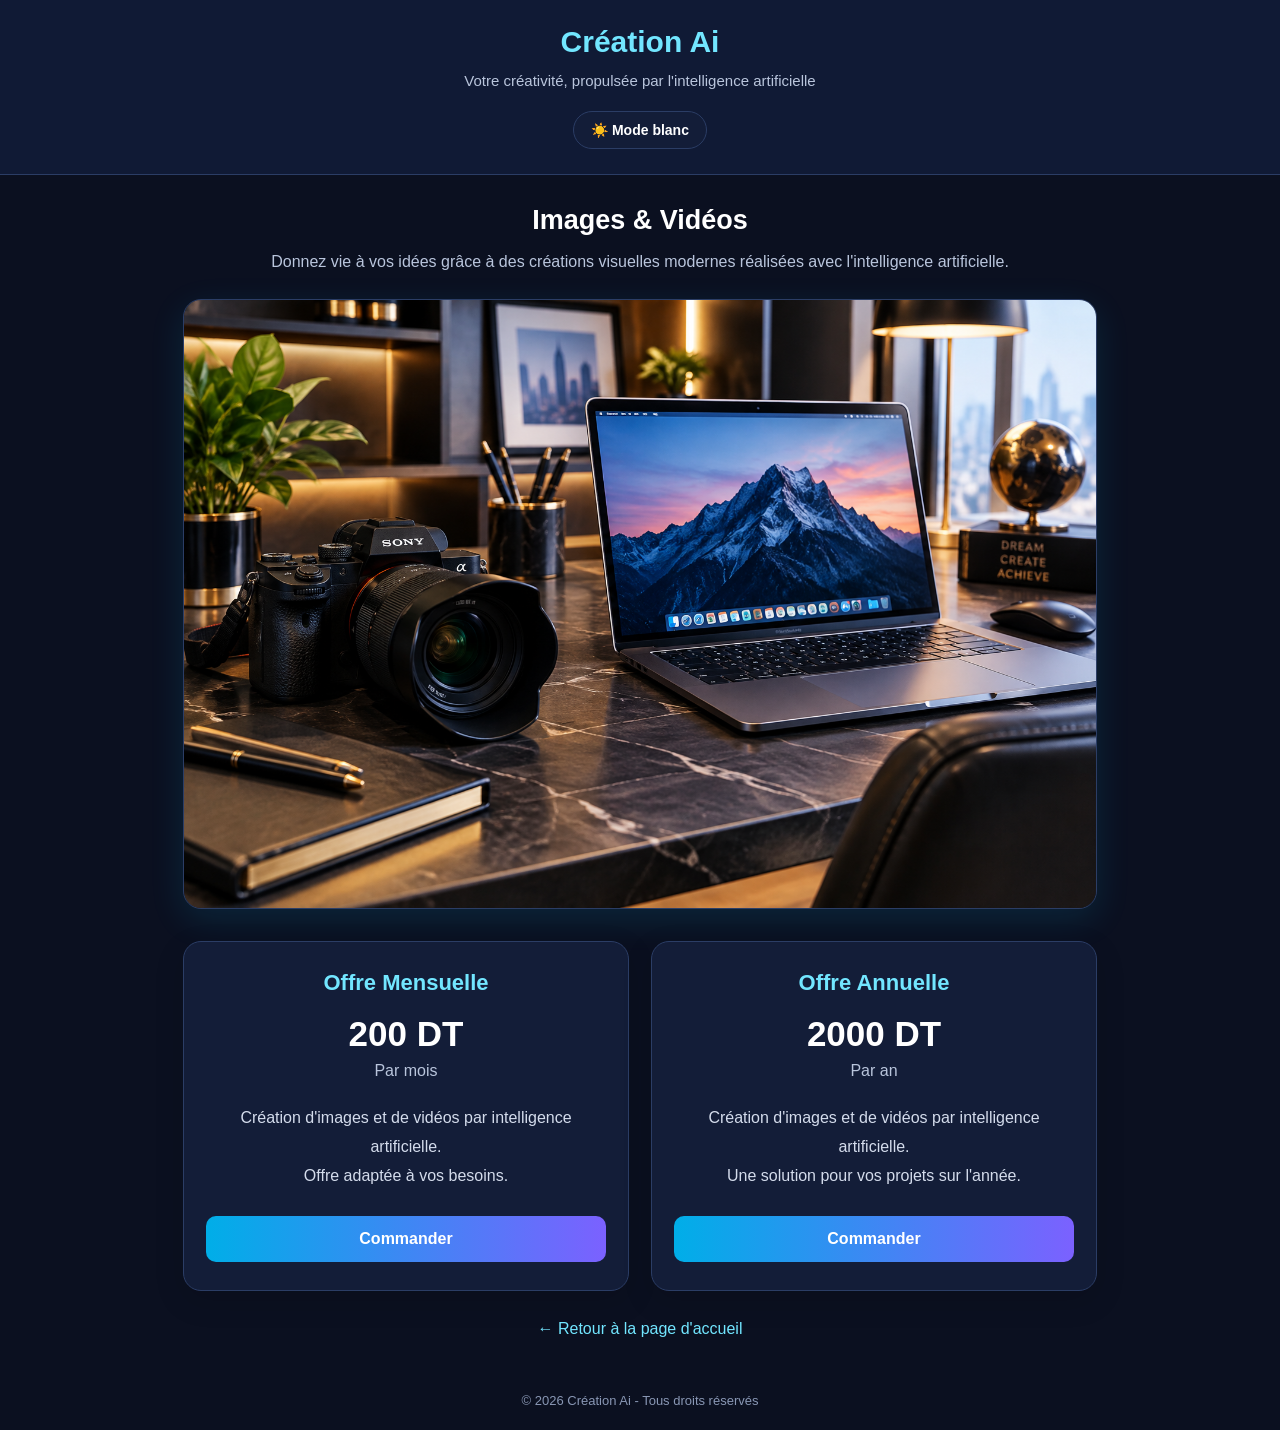
<file: images-videos.html>
<!DOCTYPE html>
<html lang="fr">
<head>
  <meta charset="UTF-8">
  <meta name="viewport" content="width=device-width, initial-scale=1.0">

  <meta name="theme-color" content="#0b1020">
  <meta name="description" content="Création Ai - Création d'images et vidéos avec l'intelligence artificielle.">

  <title>Images & Vidéos | Création Ai</title>

  <style>
    * {
      margin: 0;
      padding: 0;
      box-sizing: border-box;
    }

    :root {
      --bg: #0b1020;
      --header: #101a35;
      --panel: #131d38;
      --border: #2b3d65;
      --text: #ffffff;
      --muted: #b9c5dc;
      --description: #d4dcec;
      --input-bg: #0b1020;
      --accent: #72e6ff;
      --footer: #8997b4;
    }

    body.light-theme {
      --bg: #f4f7fc;
      --header: #ffffff;
      --panel: #ffffff;
      --border: #d6dfed;
      --text: #17233c;
      --muted: #586780;
      --description: #43516a;
      --input-bg: #f8faff;
      --accent: #087ea4;
      --footer: #667085;
    }

    body {
      font-family: Arial, sans-serif;
      background: var(--bg);
      color: var(--text);
      min-height: 100vh;
      transition: background 0.3s, color 0.3s;
    }

    header {
      text-align: center;
      padding: 25px 15px;
      background: var(--header);
      border-bottom: 1px solid var(--border);
    }

    header h1 {
      font-size: 30px;
      color: var(--accent);
      margin-bottom: 10px;
    }

    header p {
      color: var(--muted);
      font-size: 15px;
      line-height: 1.6;
    }

    .theme-toggle {
      display: inline-block;
      margin-top: 18px;
      padding: 10px 17px;
      border: 1px solid var(--border);
      border-radius: 25px;
      background: var(--panel);
      color: var(--text);
      font-size: 14px;
      font-weight: bold;
      cursor: pointer;
      transition: 0.3s;
    }

    .theme-toggle:hover {
      transform: translateY(-2px);
      opacity: 0.85;
    }

    .container {
      max-width: 950px;
      margin: auto;
      padding: 30px 18px;
    }

    .intro {
      text-align: center;
      margin-bottom: 24px;
    }

    .intro h2 {
      font-size: 27px;
      margin-bottom: 12px;
    }

    .intro p {
      color: var(--muted);
      line-height: 1.7;
    }

    .hero-image {
      width: 100%;
      margin: 0 auto 32px;
      overflow: hidden;
      border-radius: 18px;
      border: 1px solid var(--border);
      box-shadow: 0 10px 35px rgba(0, 198, 255, 0.12);
      background: var(--panel);
    }

    .hero-image img {
      display: block;
      width: 100%;
      height: auto;
      object-fit: cover;
    }

    .offers {
      display: grid;
      grid-template-columns: repeat(auto-fit, minmax(250px, 1fr));
      gap: 22px;
    }

    .card {
      background: var(--panel);
      border: 1px solid var(--border);
      border-radius: 18px;
      padding: 28px 22px;
      text-align: center;
      box-shadow: 0 10px 30px #0002;
      transition: transform 0.3s, background 0.3s;
    }

    .card:hover {
      transform: translateY(-4px);
    }

    .card h3 {
      font-size: 22px;
      color: var(--accent);
      margin-bottom: 18px;
    }

    .price {
      font-size: 35px;
      font-weight: bold;
      margin-bottom: 8px;
    }

    .period {
      color: var(--muted);
      margin-bottom: 24px;
    }

    .description {
      color: var(--description);
      line-height: 1.8;
      margin-bottom: 25px;
    }

    .btn {
      display: inline-block;
      width: 100%;
      padding: 14px;
      border: none;
      border-radius: 10px;
      background: linear-gradient(90deg, #00aee8, #7b61ff);
      color: #ffffff;
      font-size: 16px;
      font-weight: bold;
      text-decoration: none;
      cursor: pointer;
      transition: opacity 0.3s, transform 0.3s;
    }

    .btn:hover {
      opacity: 0.88;
      transform: translateY(-2px);
    }

    #orderForm {
      display: none;
      margin-top: 35px;
      padding: 25px;
      background: var(--panel);
      border: 1px solid var(--border);
      border-radius: 18px;
      scroll-margin-top: 20px;
    }

    #orderForm h2 {
      color: var(--accent);
      text-align: center;
      margin-bottom: 10px;
    }

    #selectedOffer {
      text-align: center;
      color: var(--description);
      margin-bottom: 22px;
      line-height: 1.6;
    }

    label {
      display: block;
      margin: 15px 0 7px;
      color: var(--text);
    }

    input, textarea {
      width: 100%;
      padding: 13px;
      border: 1px solid var(--border);
      border-radius: 9px;
      background: var(--input-bg);
      color: var(--text);
      font-size: 15px;
      font-family: Arial, sans-serif;
    }

    input::placeholder, textarea::placeholder {
      color: var(--muted);
    }

    input:focus, textarea:focus {
      outline: 2px solid var(--accent);
      outline-offset: 1px;
    }

    textarea {
      min-height: 90px;
      resize: vertical;
    }

    .submit-btn {
      margin-top: 22px;
    }

    .back {
      display: block;
      text-align: center;
      margin-top: 25px;
      color: var(--accent);
      text-decoration: none;
      line-height: 1.6;
    }

    .back:hover {
      text-decoration: underline;
    }

    footer {
      text-align: center;
      padding: 22px 12px;
      color: var(--footer);
      font-size: 13px;
    }

    @media (max-width: 600px) {
      header h1 {
        font-size: 26px;
      }

      .intro h2 {
        font-size: 24px;
      }

      .container {
        padding: 25px 15px;
      }

      .hero-image {
        margin-bottom: 25px;
        border-radius: 13px;
      }

      .card {
        padding: 25px 18px;
      }

      #orderForm {
        padding: 20px 16px;
      }
    }
  </style>
</head>

<body>

  <header>
    <h1>Création Ai</h1>
    <p>Votre créativité, propulsée par l'intelligence artificielle</p>

    <button
      id="theme-toggle"
      class="theme-toggle"
      type="button"
      aria-label="Changer le thème"
    >
      ☀️ Mode blanc
    </button>
  </header>

  <main class="container">

    <section class="intro">
      <h2>Images & Vidéos</h2>
      <p>
        Donnez vie à vos idées grâce à des créations visuelles
        modernes réalisées avec l'intelligence artificielle.
      </p>
    </section>

    <!-- Image principale -->
    <div class="hero-image">
      <img
        src="file_00000000aac881f5987c1ee642d3ef47.png"
        alt="Appareil photo professionnel et ordinateur portable sur un bureau luxueux"
        loading="eager"
      >
    </div>

    <section class="offers">

      <div class="card">
        <h3>Offre Mensuelle</h3>
        <div class="price">200 DT</div>
        <div class="period">Par mois</div>

        <p class="description">
          Création d'images et de vidéos par intelligence artificielle.<br>
          Offre adaptée à vos besoins.
        </p>

        <button
          class="btn"
          type="button"
          onclick="showForm('Offre mensuelle - 200 DT')"
        >
          Commander
        </button>
      </div>

      <div class="card">
        <h3>Offre Annuelle</h3>
        <div class="price">2000 DT</div>
        <div class="period">Par an</div>

        <p class="description">
          Création d'images et de vidéos par intelligence artificielle.<br>
          Une solution pour vos projets sur l'année.
        </p>

        <button
          class="btn"
          type="button"
          onclick="showForm('Offre annuelle - 2000 DT')"
        >
          Commander
        </button>
      </div>

    </section>

    <section id="orderForm">
      <h2>Formulaire de commande</h2>
      <p id="selectedOffer"></p>

      <form
        action="https://formspree.io/f/mbgdkabo"
        method="POST"
      >

        <input type="hidden" name="Offre" id="offerInput">

        <label for="nom">Nom</label>
        <input
          type="text"
          id="nom"
          name="Nom"
          placeholder="Votre nom"
          autocomplete="family-name"
          required
        >

        <label for="prenom">Prénom</label>
        <input
          type="text"
          id="prenom"
          name="Prénom"
          placeholder="Votre prénom"
          autocomplete="given-name"
          required
        >

        <label for="telephone">Numéro de téléphone</label>
        <input
          type="tel"
          id="telephone"
          name="Téléphone"
          placeholder="Votre numéro de téléphone"
          autocomplete="tel"
          required
        >

        <label for="adresse">Adresse</label>
        <textarea
          id="adresse"
          name="Adresse"
          placeholder="Votre adresse complète"
          autocomplete="street-address"
          required
        ></textarea>

        <label for="details">Détails de votre demande</label>
        <textarea
          id="details"
          name="Détails"
          placeholder="Décrivez les images ou vidéos souhaitées"
        ></textarea>

        <button type="submit" class="btn submit-btn">
          Envoyer ma commande
        </button>

      </form>
    </section>

    <a class="back" href="./index.html">
      ← Retour à la page d'accueil
    </a>

  </main>

  <footer>
    © 2026 Création Ai - Tous droits réservés
  </footer>

  <script>
    // Changement de thème et sauvegarde du choix
    const themeToggle = document.getElementById("theme-toggle");
    const savedTheme = localStorage.getItem("creation-ai-theme");

    function applyTheme(theme) {
      const isLight = theme === "light";

      document.body.classList.toggle("light-theme", isLight);

      themeToggle.textContent = isLight
        ? "🌙 Mode bleu foncé"
        : "☀️ Mode blanc";

      document.querySelector('meta[name="theme-color"]').setAttribute(
        "content",
        isLight ? "#f4f7fc" : "#0b1020"
      );
    }

    applyTheme(savedTheme === "light" ? "light" : "dark");

    themeToggle.addEventListener("click", function () {
      const newTheme = document.body.classList.contains("light-theme")
        ? "dark"
        : "light";

      localStorage.setItem("creation-ai-theme", newTheme);
      applyTheme(newTheme);
    });

    // Afficher le formulaire après avoir choisi une offre
    function showForm(offer) {
      const formSection = document.getElementById("orderForm");

      formSection.style.display = "block";

      document.getElementById("selectedOffer").textContent =
        "Offre choisie : " + offer;

      document.getElementById("offerInput").value = offer;

      formSection.scrollIntoView({
        behavior: "smooth",
        block: "start"
      });
    }
  </script>

</body>
</html>
</file>
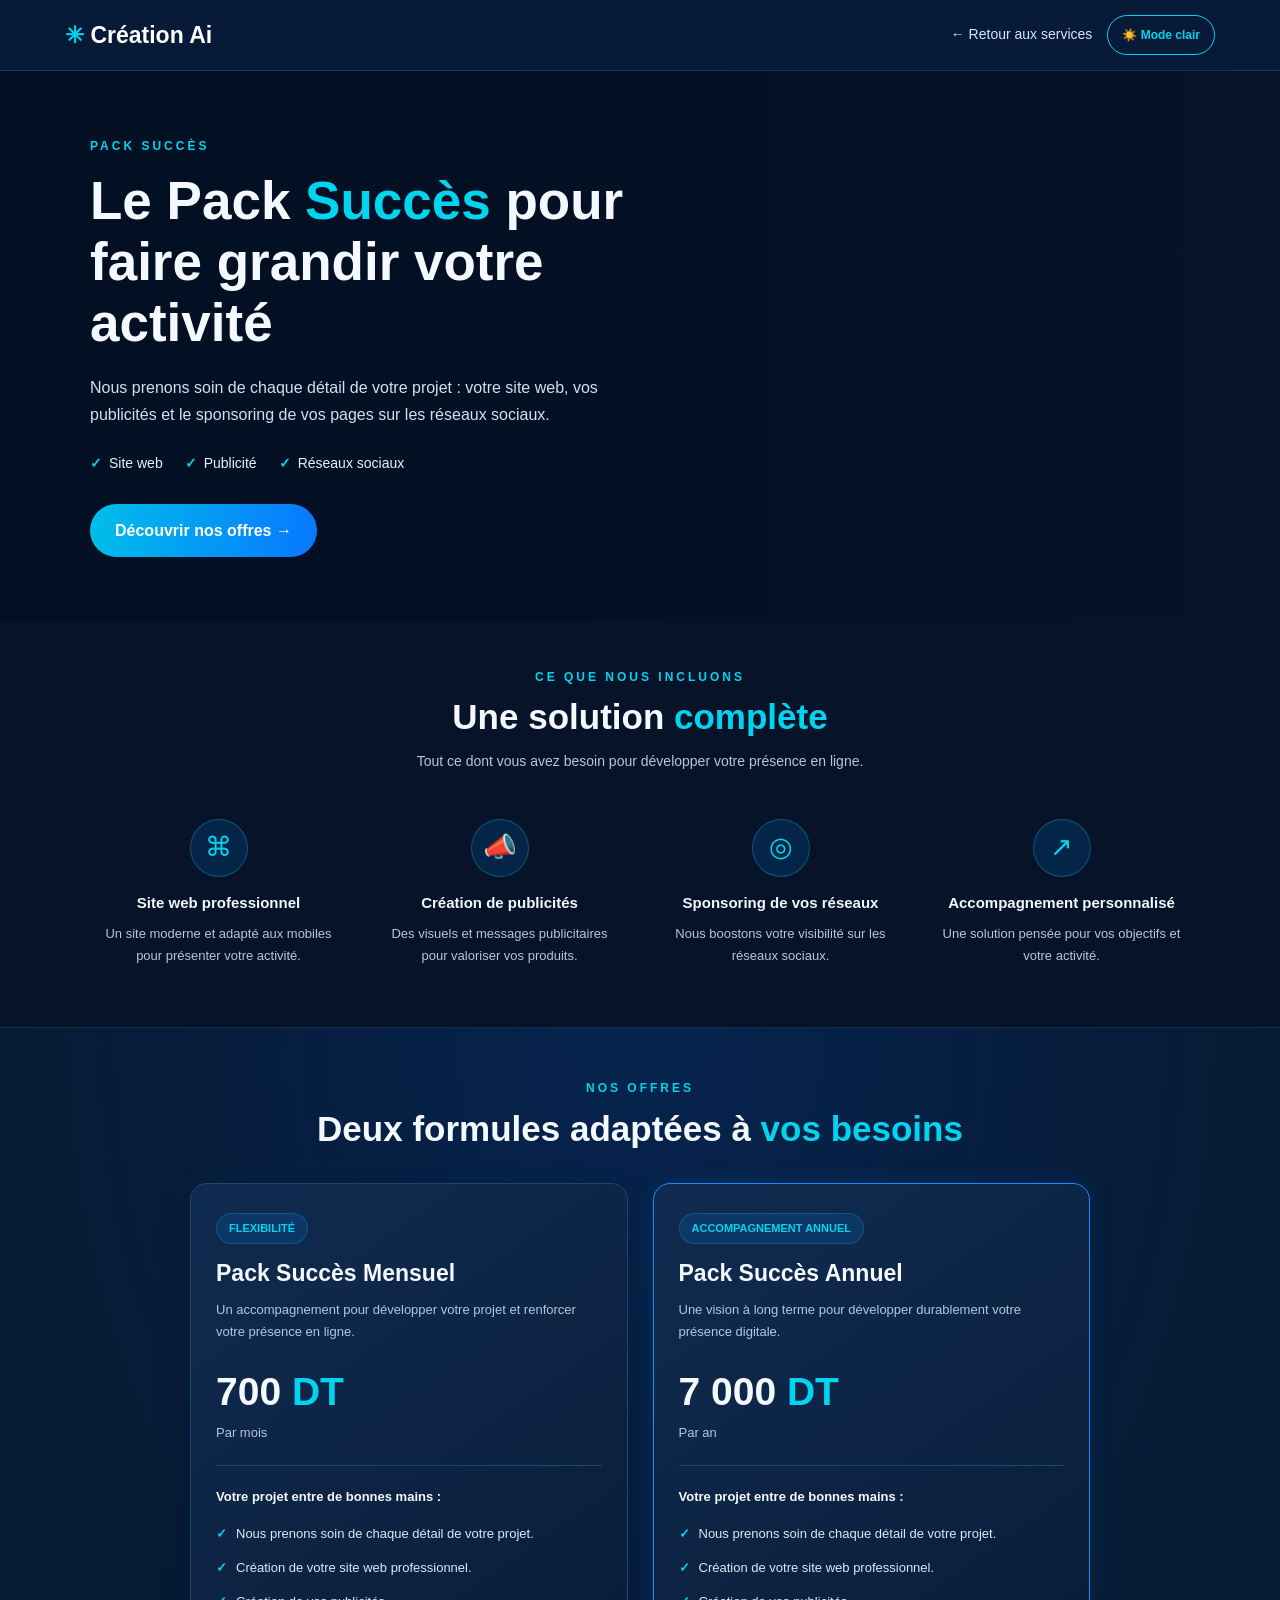
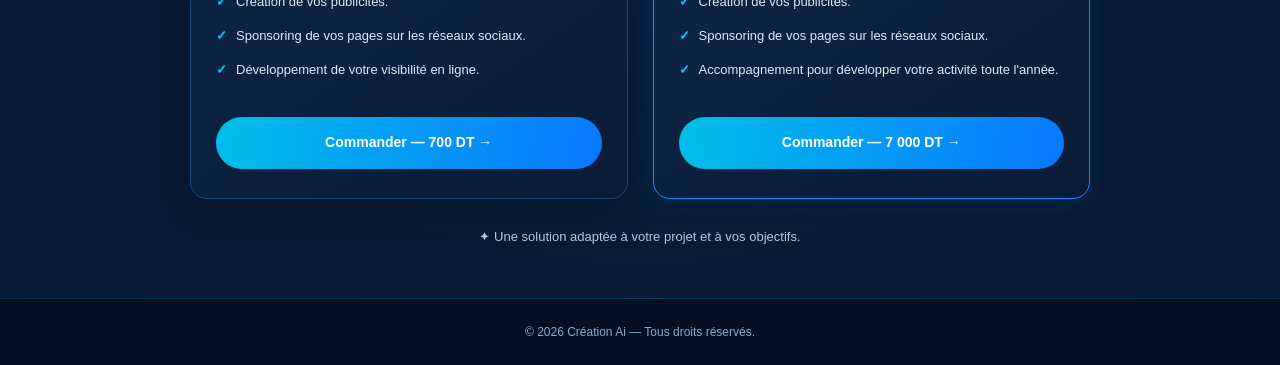
<file: pack-succes.html>
<!DOCTYPE html>
<html lang="fr">
<head>
  <meta charset="UTF-8">
  <meta name="viewport" content="width=device-width, initial-scale=1.0">

  <meta name="description" content="Pack Succès Création Ai : site web, création publicitaire et sponsoring de vos réseaux sociaux.">
  <meta name="theme-color" content="#07172f">

  <title>Pack Succès | Création Ai</title>

  <style>
    :root {
      --background: #061329;
      --card: #0b2344;
      --cyan: #00d4ef;
      --blue: #078cf0;
      --text: #f4f8ff;
      --muted: #b5c7df;
      --border: #194875;
    }

    * {
      margin: 0;
      padding: 0;
      box-sizing: border-box;
    }

    html {
      scroll-behavior: smooth;
      scroll-padding-top: 25px;
    }

    body {
      font-family: Arial, Helvetica, sans-serif;
      background: var(--background);
      color: var(--text);
      line-height: 1.7;
      transition: background .3s, color .3s;
    }

    a {
      text-decoration: none;
    }

    button,
    input,
    textarea {
      font: inherit;
    }

    button,
    a {
      -webkit-tap-highlight-color: transparent;
    }

    header {
      background: #071b38;
      border-bottom: 1px solid rgba(0, 212, 239, 0.2);
      padding: 15px 5%;
    }

    .navbar {
      max-width: 1150px;
      margin: auto;
      display: flex;
      align-items: center;
      justify-content: space-between;
      gap: 15px;
      flex-wrap: wrap;
    }

    .logo {
      color: white;
      font-size: 23px;
      font-weight: 800;
      white-space: nowrap;
    }

    .logo span {
      color: var(--cyan);
    }

    .nav-actions {
      display: flex;
      align-items: center;
      gap: 15px;
      flex-wrap: wrap;
    }

    .back-link {
      color: #d5e7fa;
      font-size: 14px;
    }

    .back-link:hover {
      color: var(--cyan);
    }

    /* NOUVEAU BOUTON DE CHANGEMENT DES COULEURS */

    .theme-toggle {
      padding: 9px 14px;
      border: 1px solid var(--cyan);
      border-radius: 25px;
      background: transparent;
      color: var(--cyan);
      font-size: 12px;
      font-weight: 800;
      cursor: pointer;
      transition: background .25s, color .25s;
    }

    .theme-toggle:hover {
      background: var(--cyan);
      color: #061329;
    }

    /* IMAGE ET SECTION PRINCIPALE */

    .hero {
      min-height: 410px;
      position: relative;
      display: flex;
      align-items: center;
      overflow: hidden;
      background:
        linear-gradient(
          90deg,
          rgba(3, 15, 34, 0.99) 0%,
          rgba(3, 15, 34, 0.93) 37%,
          rgba(3, 15, 34, 0.35) 68%,
          rgba(3, 15, 34, 0.12) 100%
        ),
        url("https://images.unsplash.com/photo-1497366754035-f200968a6e72?auto=format&fit=crop&w=1800&q=85")
        center 48% / cover no-repeat;
    }

    .hero-content {
      width: 100%;
      max-width: 1150px;
      margin: auto;
      padding: 65px 25px;
      position: relative;
      z-index: 1;
    }

    .eyebrow {
      color: var(--cyan);
      font-size: 12px;
      font-weight: 800;
      letter-spacing: 3px;
      text-transform: uppercase;
      margin-bottom: 14px;
    }

    h1 {
      max-width: 570px;
      font-size: clamp(34px, 5vw, 53px);
      line-height: 1.15;
      margin-bottom: 20px;
    }

    h1 span,
    .section-title span {
      color: var(--cyan);
    }

    .hero-description {
      max-width: 520px;
      color: #d2e0f2;
      font-size: 16px;
      margin-bottom: 24px;
    }

    .hero-points {
      display: flex;
      flex-wrap: wrap;
      gap: 12px 22px;
      margin-bottom: 28px;
      color: #e8f2ff;
      font-size: 14px;
    }

    .hero-points span::before {
      content: "✓";
      color: var(--cyan);
      font-weight: 900;
      margin-right: 7px;
    }

    .main-btn,
    .order-btn {
      display: inline-block;
      text-align: center;
      color: white;
      font-weight: 800;
      border: none;
      border-radius: 30px;
      cursor: pointer;
      background: linear-gradient(100deg, #00bfe9, #0877ff);
      transition: transform 0.2s, filter 0.2s;
    }

    .main-btn {
      padding: 13px 25px;
    }

    .main-btn:hover,
    .order-btn:hover {
      filter: brightness(1.12);
      transform: translateY(-2px);
    }

    /* SERVICES INCLUS */

    .section {
      padding: 45px 20px;
    }

    .section-heading {
      text-align: center;
      margin-bottom: 30px;
    }

    .section-heading .eyebrow {
      margin-bottom: 7px;
    }

    .section-title {
      font-size: clamp(26px, 4vw, 35px);
      line-height: 1.3;
    }

    .section-description {
      color: var(--muted);
      margin-top: 10px;
      font-size: 14px;
    }

    .features-grid {
      max-width: 1100px;
      margin: auto;
      display: grid;
      grid-template-columns: repeat(4, minmax(0, 1fr));
      gap: 24px;
    }

    .feature {
      text-align: center;
      padding: 15px 8px;
    }

    .feature-icon {
      width: 58px;
      height: 58px;
      display: grid;
      place-items: center;
      margin: 0 auto 13px;
      border-radius: 50%;
      background: rgba(0, 140, 255, 0.15);
      border: 1px solid rgba(0, 212, 239, 0.3);
      color: var(--cyan);
      font-size: 27px;
    }

    .feature h3 {
      font-size: 15px;
      margin-bottom: 8px;
    }

    .feature p {
      color: var(--muted);
      font-size: 13px;
    }

    /* OFFRES */

    .offers-section {
      padding: 50px 20px;
      background:
        radial-gradient(
          ellipse at top,
          rgba(0, 111, 255, 0.12),
          transparent 70%
        ),
        #071a35;
      border-top: 1px solid rgba(0, 212, 239, 0.12);
      border-bottom: 1px solid rgba(0, 212, 239, 0.12);
    }

    .packages {
      max-width: 900px;
      margin: 32px auto 0;
      display: grid;
      grid-template-columns: repeat(2, minmax(0, 1fr));
      gap: 25px;
      align-items: stretch;
    }

    .package {
      display: flex;
      flex-direction: column;
      padding: 29px 25px;
      border-radius: 17px;
      border: 1px solid var(--border);
      background: linear-gradient(145deg, #102b50, #091b36);
      box-shadow: 0 14px 35px rgba(0, 0, 0, 0.15);
      transition: transform 0.25s, border-color 0.25s;
    }

    .package:hover {
      transform: translateY(-4px);
      border-color: var(--cyan);
    }

    .package.featured {
      border-color: #168cff;
      box-shadow: 0 0 25px rgba(0, 140, 255, 0.13);
    }

    .badge {
      align-self: flex-start;
      display: inline-block;
      padding: 5px 12px;
      margin-bottom: 15px;
      border-radius: 30px;
      background: rgba(0, 140, 255, 0.15);
      border: 1px solid rgba(0, 212, 239, 0.2);
      color: var(--cyan);
      font-size: 11px;
      font-weight: 800;
    }

    .package h3 {
      font-size: 23px;
      line-height: 1.3;
      margin-bottom: 10px;
    }

    .package-description {
      min-height: 48px;
      color: var(--muted);
      font-size: 13px;
      margin-bottom: 20px;
    }

    .price {
      font-size: 39px;
      font-weight: 800;
      line-height: 1.3;
      margin-bottom: 5px;
    }

    .price span {
      color: var(--cyan);
    }

    .price-period {
      color: var(--muted);
      font-size: 13px;
      margin-bottom: 20px;
    }

    .divider {
      height: 1px;
      background: var(--border);
      margin-bottom: 20px;
    }

    .includes-title {
      font-size: 13px;
      font-weight: 700;
      margin-bottom: 15px;
    }

    .features-list {
      list-style: none;
      flex: 1;
      margin-bottom: 24px;
    }

    .features-list li {
      display: flex;
      gap: 9px;
      align-items: flex-start;
      color: #dce9f8;
      font-size: 13px;
      margin-bottom: 12px;
    }

    .check {
      color: var(--cyan);
      font-weight: 900;
      flex-shrink: 0;
    }

    .order-btn {
      display: block;
      width: 100%;
      padding: 14px 12px;
      font-size: 14px;
    }

    .guarantee {
      text-align: center;
      color: var(--muted);
      font-size: 13px;
      margin-top: 27px;
    }

    /* FORMULAIRE CACHÉ PAR DÉFAUT */

    .order-section {
      display: none;
      padding: 65px 20px;
      background:
        radial-gradient(
          ellipse at center,
          #10345b,
          #061329 75%
        );
      border-top: 1px solid rgba(0, 212, 239, 0.12);
    }

    .order-section.visible {
      display: block;
      animation: reveal 0.35s ease-out;
    }

    @keyframes reveal {
      from {
        opacity: 0;
        transform: translateY(12px);
      }
      to {
        opacity: 1;
        transform: translateY(0);
      }
    }

    .order-container {
      max-width: 590px;
      margin: auto;
    }

    .order-heading {
      text-align: center;
      margin-bottom: 25px;
    }

    .order-heading h2 {
      font-size: clamp(26px, 4vw, 34px);
      margin-bottom: 10px;
    }

    .order-heading h2 span {
      color: var(--cyan);
    }

    .order-heading p {
      color: var(--muted);
      font-size: 14px;
    }

    .form-card {
      padding: 26px;
      border-radius: 15px;
      border: 1px solid var(--border);
      background: rgba(11, 35, 68, 0.97);
    }

    .selected-plan {
      padding: 13px;
      margin-bottom: 22px;
      border-radius: 8px;
      background: rgba(0, 212, 239, 0.08);
      color: var(--muted);
      font-size: 14px;
    }

    .selected-plan strong {
      color: var(--cyan);
    }

    .field {
      margin-bottom: 17px;
    }

    .field label {
      display: block;
      font-size: 13px;
      font-weight: 700;
      margin-bottom: 7px;
    }

    .field input,
    .field textarea {
      display: block;
      width: 100%;
      padding: 13px;
      color: white;
      background: #06172f;
      border: 1px solid #294b70;
      border-radius: 7px;
      font-size: 14px;
    }

    .field input:focus,
    .field textarea:focus {
      outline: none;
      border-color: var(--cyan);
    }

    .field input::placeholder,
    .field textarea::placeholder {
      color: #8297b0;
    }

    .field textarea {
      min-height: 95px;
      resize: vertical;
    }

    .cancel-btn {
      display: block;
      margin-top: 12px;
      padding: 12px;
      width: 100%;
      border: 1px solid #294b70;
      border-radius: 8px;
      text-align: center;
      color: #e0edfc;
      background: #102a49;
      font-size: 13px;
      font-weight: 700;
      cursor: pointer;
    }

    .cancel-btn:hover {
      background: #193c62;
    }

    /* NOUVEAU THÈME CLAIR */

    body.light-mode {
      --background: #f2f6fc;
      --card: #ffffff;
      --text: #142a46;
      --muted: #526780;
      --border: #cbd9e9;
      background: var(--background);
      color: var(--text);
    }

    body.light-mode header {
      background: #ffffff;
      border-bottom-color: #d9e5f2;
    }

    body.light-mode .logo {
      color: #102642;
    }

    body.light-mode .back-link {
      color: #284764;
    }

    body.light-mode .theme-toggle {
      color: #0877bd;
      border-color: #0877bd;
    }

    body.light-mode .theme-toggle:hover {
      background: #0877bd;
      color: #ffffff;
    }

    body.light-mode .section {
      background: #f2f6fc;
    }

    body.light-mode .offers-section {
      background: #e8f0fa;
      border-color: #d3e0ef;
    }

    body.light-mode .package {
      background: linear-gradient(145deg, #ffffff, #f6f9ff);
      border-color: #d0deed;
      box-shadow: 0 12px 30px rgba(24, 55, 90, 0.08);
    }

    body.light-mode .package.featured {
      border-color: #168cff;
    }

    body.light-mode .features-list li {
      color: #344b65;
    }

    body.light-mode .feature-icon {
      background: #e4f3ff;
      border-color: #c3e8f5;
      color: #0877bd;
    }

    body.light-mode .order-section {
      background: radial-gradient(
        ellipse at center,
        #e1efff,
        #f2f6fc 75%
      );
      border-top-color: #d3e0ef;
    }

    body.light-mode .form-card {
      background: #ffffff;
      border-color: #cbd9e9;
    }

    body.light-mode .field input,
    body.light-mode .field textarea {
      color: #142a46;
      background: #f6f9fd;
      border-color: #cbd9e9;
    }

    body.light-mode .field input::placeholder,
    body.light-mode .field textarea::placeholder {
      color: #71849b;
    }

    body.light-mode .cancel-btn {
      color: #284764;
      background: #eaf1f9;
      border-color: #cbd9e9;
    }

    body.light-mode .cancel-btn:hover {
      background: #dce9f7;
    }

    body.light-mode footer {
      color: #526780;
      background: #e5edf7;
    }

    button:focus-visible,
    a:focus-visible,
    input:focus-visible,
    textarea:focus-visible {
      outline: 2px solid var(--cyan);
      outline-offset: 3px;
    }

    footer {
      text-align: center;
      padding: 23px 15px;
      color: #8ea8c5;
      background: #041022;
      font-size: 12px;
    }

    @media (max-width: 760px) {
      .hero {
        min-height: 420px;
        background-position: 58% center;
      }

      .hero-content {
        padding: 55px 22px;
      }

      .features-grid {
        grid-template-columns: repeat(2, minmax(0, 1fr));
        gap: 12px;
      }

      .packages {
        grid-template-columns: 1fr;
        max-width: 450px;
      }

      .package-description {
        min-height: 0;
      }
    }

    @media (max-width: 430px) {
      .navbar {
        align-items: flex-start;
      }

      .logo {
        font-size: 20px;
      }

      .nav-actions {
        gap: 10px;
      }

      .back-link {
        font-size: 12px;
        padding-top: 5px;
      }

      .theme-toggle {
        font-size: 11px;
        padding: 8px 10px;
      }

      .hero {
        min-height: 440px;
        background-position: 61% center;
      }

      .hero-content {
        padding: 48px 18px;
      }

      .hero-description {
        font-size: 14px;
      }

      .hero-points {
        gap: 8px 14px;
        font-size: 12px;
      }

      .features-grid {
        grid-template-columns: 1fr;
      }

      .feature {
        max-width: 320px;
        margin: auto;
      }

      .form-card {
        padding: 20px 16px;
      }
    }

    @media (prefers-reduced-motion: reduce) {
      html {
        scroll-behavior: auto;
      }

      *,
      *::before,
      *::after {
        animation-duration: 0.01ms !important;
        transition-duration: 0.01ms !important;
      }
    }
  </style>
</head>

<body>

  <header>
    <nav class="navbar">
      <a class="logo" href="index.html">
        <span>✳</span> Création Ai
      </a>

      <div class="nav-actions">
        <a class="back-link" href="index.html#services">
          ← Retour aux services
        </a>

        <!-- BOUTON DE CHANGEMENT DES COULEURS -->
        <button
          class="theme-toggle"
          id="theme-toggle"
          type="button"
          aria-label="Changer les couleurs de la page"
          aria-pressed="false">
          ☀️ Mode clair
        </button>
      </div>
    </nav>
  </header>

  <main>

    <!-- HERO AVEC IMAGE -->
    <section class="hero">
      <div class="hero-content">

        <div class="eyebrow">Pack Succès</div>

        <h1>
          Le Pack <span>Succès</span> pour faire grandir votre activité
        </h1>

        <p class="hero-description">
          Nous prenons soin de chaque détail de votre projet :
          votre site web, vos publicités et le sponsoring
          de vos pages sur les réseaux sociaux.
        </p>

        <div class="hero-points">
          <span>Site web</span>
          <span>Publicité</span>
          <span>Réseaux sociaux</span>
        </div>

        <a href="#offres" class="main-btn">
          Découvrir nos offres →
        </a>

      </div>
    </section>

    <!-- SERVICES INCLUS -->
    <section class="section">

      <div class="section-heading">
        <div class="eyebrow">Ce que nous incluons</div>

        <h2 class="section-title">
          Une solution <span>complète</span>
        </h2>

        <p class="section-description">
          Tout ce dont vous avez besoin pour développer votre présence en ligne.
        </p>
      </div>

      <div class="features-grid">

        <article class="feature">
          <div class="feature-icon">⌘</div>
          <h3>Site web professionnel</h3>
          <p>
            Un site moderne et adapté aux mobiles pour présenter votre activité.
          </p>
        </article>

        <article class="feature">
          <div class="feature-icon">📣</div>
          <h3>Création de publicités</h3>
          <p>
            Des visuels et messages publicitaires pour valoriser vos produits.
          </p>
        </article>

        <article class="feature">
          <div class="feature-icon">◎</div>
          <h3>Sponsoring de vos réseaux</h3>
          <p>
            Nous boostons votre visibilité sur les réseaux sociaux.
          </p>
        </article>

        <article class="feature">
          <div class="feature-icon">↗</div>
          <h3>Accompagnement personnalisé</h3>
          <p>
            Une solution pensée pour vos objectifs et votre activité.
          </p>
        </article>

      </div>
    </section>

    <!-- LES DEUX OFFRES -->
    <section class="offers-section" id="offres">

      <div class="section-heading">
        <div class="eyebrow">Nos offres</div>

        <h2 class="section-title">
          Deux formules adaptées à <span>vos besoins</span>
        </h2>
      </div>

      <div class="packages">

        <!-- OFFRE MENSUELLE -->
        <article class="package">

          <div class="badge">FLEXIBILITÉ</div>

          <h3>Pack Succès Mensuel</h3>

          <p class="package-description">
            Un accompagnement pour développer votre projet
            et renforcer votre présence en ligne.
          </p>

          <div class="price">
            700 <span>DT</span>
          </div>

          <p class="price-period">Par mois</p>

          <div class="divider"></div>

          <p class="includes-title">
            Votre projet entre de bonnes mains :
          </p>

          <ul class="features-list">
            <li><span class="check">✓</span><span>Nous prenons soin de chaque détail de votre projet.</span></li>
            <li><span class="check">✓</span><span>Création de votre site web professionnel.</span></li>
            <li><span class="check">✓</span><span>Création de vos publicités.</span></li>
            <li><span class="check">✓</span><span>Sponsoring de vos pages sur les réseaux sociaux.</span></li>
            <li><span class="check">✓</span><span>Développement de votre visibilité en ligne.</span></li>
          </ul>

          <button
            class="order-btn"
            type="button"
            onclick="choosePlan('mensuel')">
            Commander — 700 DT →
          </button>

        </article>

        <!-- OFFRE ANNUELLE -->
        <article class="package featured">

          <div class="badge">ACCOMPAGNEMENT ANNUEL</div>

          <h3>Pack Succès Annuel</h3>

          <p class="package-description">
            Une vision à long terme pour développer durablement
            votre présence digitale.
          </p>

          <div class="price">
            7 000 <span>DT</span>
          </div>

          <p class="price-period">Par an</p>

          <div class="divider"></div>

          <p class="includes-title">
            Votre projet entre de bonnes mains :
          </p>

          <ul class="features-list">
            <li><span class="check">✓</span><span>Nous prenons soin de chaque détail de votre projet.</span></li>
            <li><span class="check">✓</span><span>Création de votre site web professionnel.</span></li>
            <li><span class="check">✓</span><span>Création de vos publicités.</span></li>
            <li><span class="check">✓</span><span>Sponsoring de vos pages sur les réseaux sociaux.</span></li>
            <li><span class="check">✓</span><span>Accompagnement pour développer votre activité toute l'année.</span></li>
          </ul>

          <button
            class="order-btn"
            type="button"
            onclick="choosePlan('annuel')">
            Commander — 7 000 DT →
          </button>

        </article>

      </div>

      <p class="guarantee">
        ✦ Une solution adaptée à votre projet et à vos objectifs.
      </p>

    </section>

    <!-- FORMULAIRE : CACHÉ JUSQU'AU CLIC -->
    <section class="order-section" id="commande" aria-hidden="true">

      <div class="order-container">

        <div class="order-heading">
          <div class="eyebrow">Votre commande</div>

          <h2>
            Confirmer votre <span>commande</span>
          </h2>

          <p>
            Remplissez vos coordonnées pour nous envoyer votre demande.
          </p>
        </div>

        <div class="form-card">

          <div class="selected-plan" aria-live="polite">
            Offre choisie :
            <strong id="plan-label">Pack Succès Mensuel — 700 DT / mois</strong>
          </div>

          <form
            action="https://formspree.io/f/mbgdkabo"
            method="POST">

            <input
              type="hidden"
              name="Offre choisie"
              id="plan-input"
              value="Pack Succès Mensuel — 700 DT / mois">

            <input
              type="hidden"
              name="_subject"
              value="Nouvelle commande Pack Succès - Création Ai">

            <div class="field">
              <label for="nom">Nom *</label>
              <input
                id="nom"
                name="Nom"
                type="text"
                placeholder="Votre nom"
                autocomplete="family-name"
                required>
            </div>

            <div class="field">
              <label for="prenom">Prénom *</label>
              <input
                id="prenom"
                name="Prénom"
                type="text"
                placeholder="Votre prénom"
                autocomplete="given-name"
                required>
            </div>

            <div class="field">
              <label for="telephone">Numéro de téléphone *</label>
              <input
                id="telephone"
                name="Téléphone"
                type="tel"
                placeholder="+216 ..."
                autocomplete="tel"
                required>
            </div>

            <div class="field">
              <label for="adresse">Adresse complète *</label>
              <textarea
                id="adresse"
                name="Adresse"
                placeholder="Votre adresse complète"
                autocomplete="street-address"
                required></textarea>
            </div>

            <div class="field">
              <label for="details">
                Détails de votre projet (facultatif)
              </label>
              <textarea
                id="details"
                name="Détails du projet"
                placeholder="Parlez-nous de votre activité et de vos besoins..."></textarea>
            </div>

            <button class="order-btn" type="submit">
              Envoyer ma demande →
            </button>

            <button
              class="cancel-btn"
              type="button"
              onclick="closeOrder()">
              Fermer le formulaire
            </button>

          </form>

        </div>
      </div>
    </section>

  </main>

  <footer>
    © <span id="year"></span> Création Ai — Tous droits réservés.
  </footer>

  <script>
    /* CHANGEMENT DES COULEURS */

    const themeButton = document.getElementById("theme-toggle");

    themeButton.addEventListener("click", function () {
      const isLight = document.body.classList.toggle("light-mode");

      themeButton.textContent = isLight
        ? "🌙 Mode sombre"
        : "☀️ Mode clair";

      themeButton.setAttribute("aria-pressed", String(isLight));
    });

    /* CHOIX DE L'OFFRE */

    function choosePlan(type) {
      let label;

      if (type === "annuel") {
        label = "Pack Succès Annuel — 7 000 DT / an";
      } else {
        label = "Pack Succès Mensuel — 700 DT / mois";
      }

      const section = document.getElementById("commande");

      document.getElementById("plan-label").textContent = label;
      document.getElementById("plan-input").value = label;

      section.classList.add("visible");
      section.setAttribute("aria-hidden", "false");

      section.scrollIntoView({
        behavior: "smooth",
        block: "start"
      });
    }

    /* FERMETURE DU FORMULAIRE */

    function closeOrder() {
      const section = document.getElementById("commande");

      section.classList.remove("visible");
      section.setAttribute("aria-hidden", "true");

      document.getElementById("offres").scrollIntoView({
        behavior: "smooth",
        block: "start"
      });
    }

    /* ANNÉE AUTOMATIQUE */

    document.getElementById("year").textContent =
      new Date().getFullYear();
  </script>

</body>
</html>
</file>
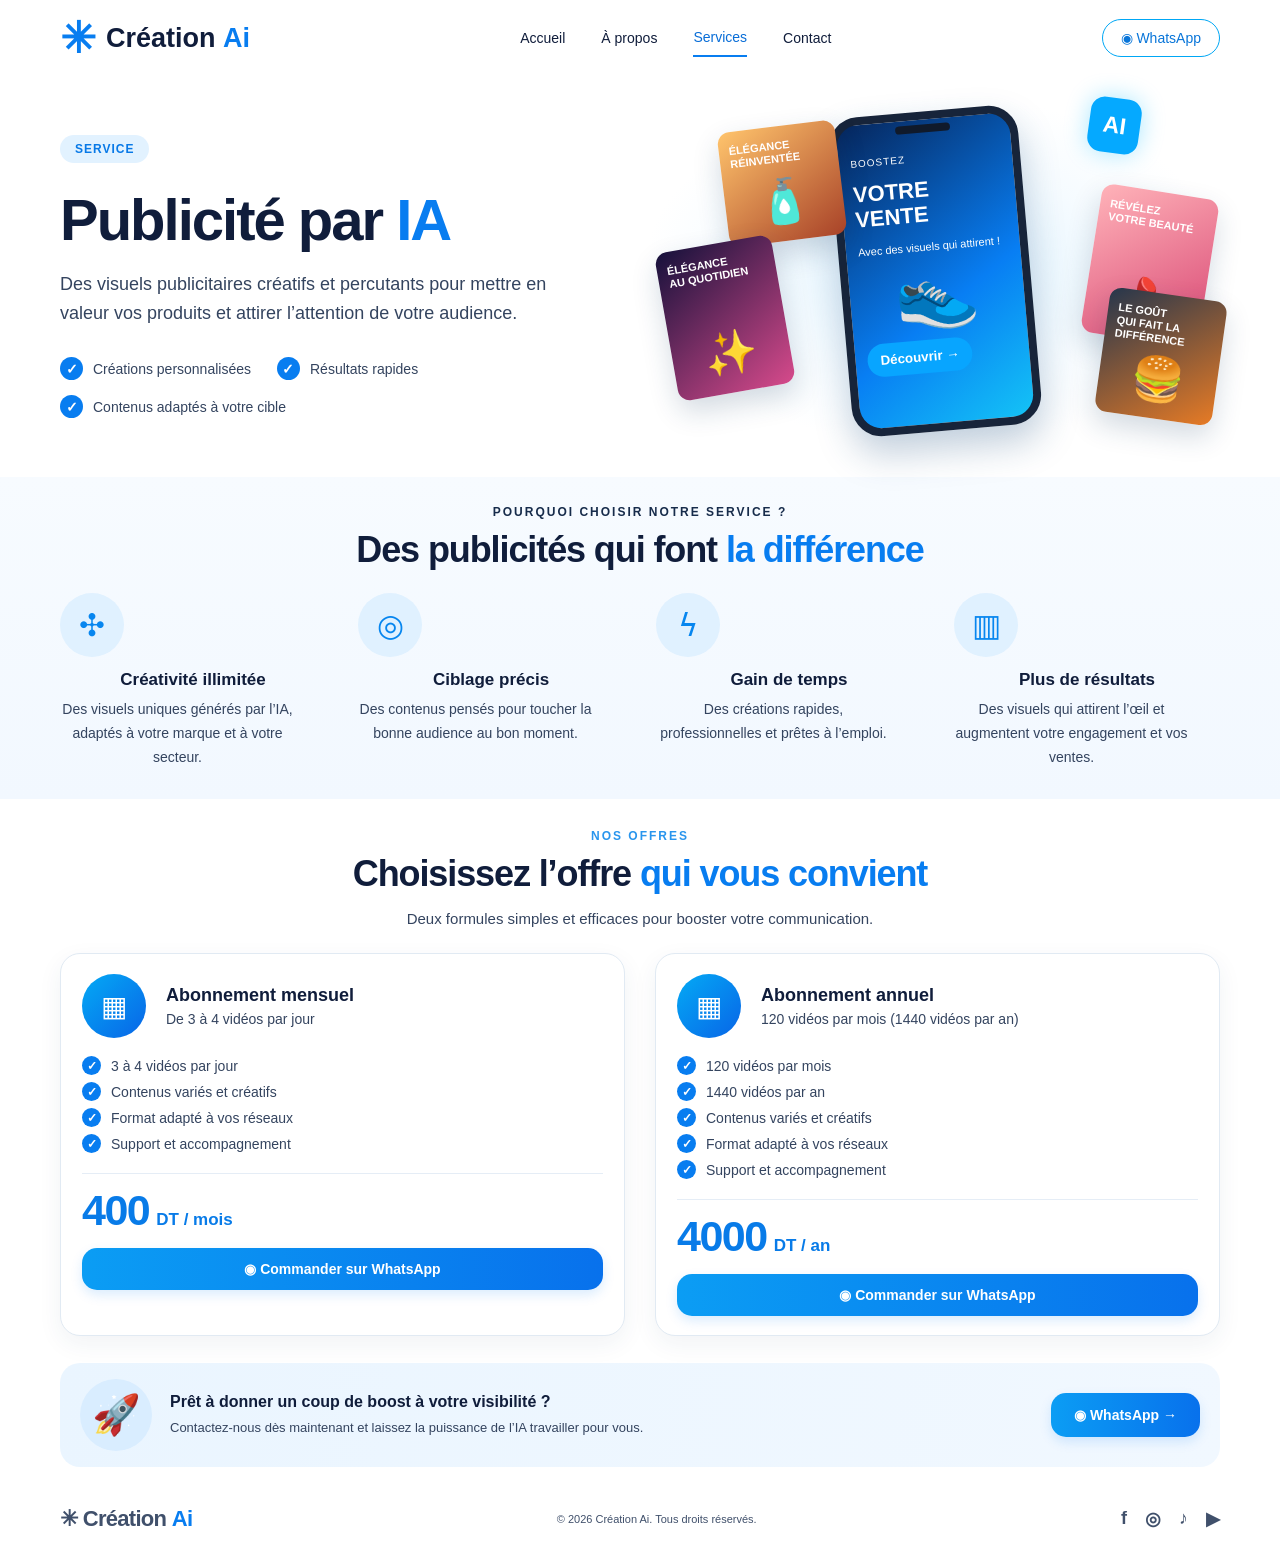
<file: publicite-ia.html>
<!DOCTYPE html>
<html lang="fr">
<head>
<meta charset="UTF-8">
<meta name="viewport" content="width=device-width, initial-scale=1.0">
<meta name="theme-color" content="#ffffff">
<meta name="description" content="Publicité par IA — des visuels publicitaires créatifs pour développer votre activité avec Création Ai.">
<title>Publicité par IA | Création Ai</title>

<style>
:root{--blue:#087df0;--blue2:#00a7f5;--navy:#101d3b;--text:#34445f;--line:#e5edf6}
*{box-sizing:border-box}
html{scroll-behavior:smooth}
body{margin:0;font-family:Inter,Arial,sans-serif;color:var(--navy);background:#fff}
a{color:inherit;text-decoration:none}
.wrap{width:min(1160px,calc(100% - 48px));margin:auto}

header{min-height:76px;display:flex;align-items:center;justify-content:space-between;gap:24px}
.brand{display:flex;align-items:center;gap:10px;font-size:27px;font-weight:800;white-space:nowrap}
.brand-mark{font-size:43px;color:var(--blue)}
.brand b,h1 span,h2 span,.footer-brand b{color:var(--blue)}
nav{display:flex;gap:36px;align-items:center;font-size:14px}
nav a{padding:10px 0}
nav a.active{color:#086dd7;border-bottom:2px solid var(--blue)}
.whatsapp-outline{border:1.5px solid var(--blue2);color:#0875d9;border-radius:28px;padding:10px 18px;font-size:14px;white-space:nowrap}

.hero{display:grid;grid-template-columns:1fr 1fr;align-items:center;min-height:390px;padding:22px 0 34px;gap:18px}
.eyebrow{display:inline-block;background:#e2f2ff;color:#0879e7;border-radius:22px;padding:7px 15px;font-size:12px;font-weight:800;letter-spacing:1px}
.hero h1{font-size:clamp(40px,5vw,58px);line-height:1.08;letter-spacing:-2px;margin:14px 0 17px}
.hero-copy{font-size:18px;line-height:1.65;color:var(--text);max-width:510px}
.ticks{display:flex;flex-wrap:wrap;gap:15px 26px;margin-top:28px;color:var(--text);font-size:14px}
.tick{display:flex;align-items:center;gap:10px}
.tick i,.checklist i{font-style:normal;background:var(--blue);color:white;width:23px;height:23px;border-radius:50%;display:inline-grid;place-items:center;font-weight:800;flex:none}

.visual{position:relative;height:345px;display:flex;align-items:center;justify-content:center;isolation:isolate;background:radial-gradient(ellipse,#e0f4ff 0,rgba(240,249,255,.6) 45%,transparent 72%)}
.phone{width:190px;height:320px;border:8px solid #17243a;border-radius:30px;background:linear-gradient(145deg,#06265c,#087ef3 60%,#14c3f6);box-shadow:0 18px 36px #1c4d7c45;transform:rotate(-5deg);padding:18px 12px;color:#fff;position:relative;z-index:2}
.phone:before{content:"";position:absolute;top:5px;left:50%;transform:translateX(-50%);width:55px;height:8px;border-radius:8px;background:#101a2b}
.phone small{display:block;margin-top:15px;font-size:10px;letter-spacing:1px}
.phone strong{display:block;font-size:22px;line-height:1.12;margin:14px 0}
.shoe{font-size:68px;text-align:center}
.phone button{border:0;background:#08a5ff;color:white;border-radius:20px;padding:9px 13px;font-weight:700;margin-top:7px;cursor:pointer}
.ad{position:absolute;z-index:3;width:118px;min-height:150px;padding:13px 10px;border-radius:12px;color:white;box-shadow:0 12px 28px #173a6030;display:flex;flex-direction:column;justify-content:space-between;font-size:11px;font-weight:800;line-height:1.2}
.ad span{font-size:43px;text-align:center}
.ad-left{left:3%;top:42%;transform:rotate(-10deg);background:linear-gradient(145deg,#16113b,#d64a8b)}
.ad-top{left:13%;top:8%;transform:rotate(-7deg);background:linear-gradient(145deg,#ffc46c,#a84228);min-height:115px}
.ad-right{right:2%;top:27%;transform:rotate(9deg);background:linear-gradient(145deg,#ffb3b9,#d84673)}
.ad-bottom{right:0;bottom:7%;transform:rotate(8deg);background:linear-gradient(145deg,#26364c,#e77b25);min-height:125px}
.chip{position:absolute;right:14%;top:0;background:#05a9ff;color:white;border-radius:14px;padding:14px;font-size:23px;font-weight:900;box-shadow:0 0 25px #00b9ff55;transform:rotate(8deg)}

.benefits{background:linear-gradient(180deg,#f7fbff,#f2f8ff);padding:28px 0 30px}
.center{text-align:center}
.kicker{font-size:12px;letter-spacing:2px;font-weight:800;color:#172c4b;margin:0 0 10px}
.section-title{font-size:clamp(27px,3.4vw,36px);letter-spacing:-1.1px;margin:0 0 12px;font-weight:800}
.benefit-grid{display:grid;grid-template-columns:repeat(4,1fr);gap:32px;margin-top:22px}
.benefit-icon{height:64px;width:64px;border-radius:50%;display:grid;place-items:center;background:#e0f1ff;color:#0786ef;font-size:31px;margin-bottom:13px}
.benefit h3{font-size:17px;margin:0 0 8px}
.benefit p{font-size:14px;line-height:1.7;color:var(--text);margin:0;max-width:235px}

.offers{padding:30px 0 22px}
.blue-kicker{color:#2995ed}
.subtitle{color:var(--text);margin:0 auto;font-size:15px;line-height:1.6}
.offer-grid{display:grid;grid-template-columns:1fr 1fr;gap:30px;margin-top:22px}
.offer-card{border:1px solid #e1eaf3;border-radius:20px;padding:20px 21px 19px;box-shadow:0 8px 24px #183e6610;background:#fff}
.offer-head{display:flex;gap:20px;align-items:center}
.offer-icon{width:64px;height:64px;border-radius:50%;background:linear-gradient(135deg,#04aaf5,#0865e7);color:#fff;display:grid;place-items:center;font-size:28px;flex:none}
.offer-head h3{font-size:18px;margin:0 0 5px}
.offer-head p{margin:0;color:var(--text);font-size:14px}
.checklist{list-style:none;margin:18px 0 20px;padding:0;display:grid;gap:7px;color:var(--text);font-size:14px}
.checklist li{display:flex;align-items:center;gap:10px}
.checklist i{width:19px;height:19px;font-size:12px}
.price{border-top:1px solid var(--line);padding-top:12px;margin-bottom:13px;color:#087be8;font-weight:800;display:flex;align-items:baseline;gap:7px}
.price strong{font-size:43px;letter-spacing:-1.5px}
.price span{font-size:17px}
.order-btn{display:flex;justify-content:center;align-items:center;gap:9px;background:linear-gradient(90deg,#0b9df4,#0871ec);color:white;border-radius:15px;padding:13px 15px;font-size:14px;font-weight:700;box-shadow:0 5px 12px #087df025;transition:.2s}
.order-btn:hover{filter:brightness(.96);transform:translateY(-1px)}

.boost{margin:5px auto 25px;background:linear-gradient(100deg,#eaf5ff,#f1f8ff);border-radius:20px;padding:16px 20px;display:flex;align-items:center;gap:18px}
.rocket{width:72px;height:72px;border-radius:50%;background:#d9edff;display:grid;place-items:center;font-size:39px;flex:none}
.boost-copy{flex:1}
.boost h3{font-size:16px;margin:0 0 7px}
.boost p{font-size:13px;color:var(--text);margin:0;line-height:1.5}
.boost .order-btn{padding:14px 23px;white-space:nowrap}
footer{display:flex;align-items:center;justify-content:space-between;gap:20px;padding:10px 0 22px;color:#40506b;font-size:11px}
.footer-brand{font-size:22px;font-weight:800;letter-spacing:-.7px}
.socials{display:flex;gap:18px;font-size:18px;font-weight:800}

@media(max-width:760px){
.wrap{width:min(100% - 32px,560px)}
header{min-height:72px;flex-wrap:wrap;padding:12px 0}
.brand{font-size:23px}
.brand-mark{font-size:36px}
nav{order:3;width:100%;justify-content:space-between;gap:10px;font-size:13px}
.whatsapp-outline{font-size:12px;padding:9px 12px}
.hero{grid-template-columns:1fr;padding-top:24px;gap:0}
.hero h1{font-size:43px}
.hero-copy{font-size:16px}
.visual{height:310px;grid-row:2}
.phone{transform:scale(.88) rotate(-5deg)}
.ad{transform:scale(.82) rotate(-7deg)}
.ad-right,.ad-bottom{transform:scale(.82) rotate(8deg)}
.chip{right:12%;font-size:18px}
.benefit-grid{grid-template-columns:1fr 1fr;gap:24px 18px}
.benefit p{font-size:13px}
.offer-grid{grid-template-columns:1fr;gap:16px}
.offer-card{padding:18px}
.boost{align-items:flex-start;flex-wrap:wrap}
.rocket{width:56px;height:56px;font-size:30px}
.boost-copy{min-width:calc(100% - 80px)}
.boost .order-btn{width:100%}
footer{flex-wrap:wrap;justify-content:center;text-align:center;padding-top:10px}
footer p{order:3;width:100%;margin:0}
.socials{margin-left:auto}
}
@media(max-width:390px){
.whatsapp-outline{font-size:0}
.benefit-grid{gap:20px 12px}
.benefit h3{font-size:15px}
.offer-head{gap:12px}
.offer-head h3{font-size:16px}
.price strong{font-size:38px}
.ad{width:98px}
.phone{width:175px}
.hero h1{font-size:38px}
}
</style>
</head>

<body>
<div class="wrap">
<header>
  <a class="brand" href="index.html" aria-label="Création Ai, accueil">
    <span class="brand-mark">✳</span><span>Création <b>Ai</b></span>
  </a>

  <nav aria-label="Navigation principale">
    <a href="index.html#accueil">Accueil</a>
    <a href="index.html#apropos">À propos</a>
    <a class="active" href="index.html#services">Services</a>
    <a href="index.html#contact">Contact</a>
  </nav>

  <a class="whatsapp-outline" href="https://wa.me/21621582307" target="_blank" rel="noopener noreferrer">◉ WhatsApp</a>
</header>

<main>
<section class="hero">
  <div>
    <p class="eyebrow">SERVICE</p>
    <h1>Publicité par <span>IA</span></h1>
    <p class="hero-copy">Des visuels publicitaires créatifs et percutants pour mettre en valeur vos produits et attirer l’attention de votre audience.</p>
    <div class="ticks">
      <div class="tick"><i>✓</i> Créations personnalisées</div>
      <div class="tick"><i>✓</i> Résultats rapides</div>
      <div class="tick"><i>✓</i> Contenus adaptés à votre cible</div>
    </div>
  </div>

  <div class="visual" aria-label="Illustration de publicités créées par intelligence artificielle">
    <div class="ad ad-top">ÉLÉGANCE<br>RÉINVENTÉE<span>🧴</span></div>
    <div class="ad ad-left">ÉLÉGANCE<br>AU QUOTIDIEN<span>✨</span></div>
    <div class="phone">
      <small>BOOSTEZ</small>
      <strong>VOTRE<br>VENTE</strong>
      <div style="font-size:11px">Avec des visuels qui attirent !</div>
      <div class="shoe">👟</div>
      <button type="button" onclick="document.getElementById('offres').scrollIntoView({behavior:'smooth'})">Découvrir →</button>
    </div>
    <div class="ad ad-right">RÉVÉLEZ<br>VOTRE BEAUTÉ<span>💄</span></div>
    <div class="ad ad-bottom">LE GOÛT<br>QUI FAIT LA DIFFÉRENCE<span>🍔</span></div>
    <div class="chip">AI</div>
  </div>
</section>
</div>

<section class="benefits">
<div class="wrap center">
  <p class="kicker">POURQUOI CHOISIR NOTRE SERVICE ?</p>
  <h2 class="section-title">Des publicités qui font <span>la différence</span></h2>

  <div class="benefit-grid">
    <article class="benefit">
      <div class="benefit-icon">✣</div>
      <h3>Créativité illimitée</h3>
      <p>Des visuels uniques générés par l’IA, adaptés à votre marque et à votre secteur.</p>
    </article>
    <article class="benefit">
      <div class="benefit-icon">◎</div>
      <h3>Ciblage précis</h3>
      <p>Des contenus pensés pour toucher la bonne audience au bon moment.</p>
    </article>
    <article class="benefit">
      <div class="benefit-icon">ϟ</div>
      <h3>Gain de temps</h3>
      <p>Des créations rapides, professionnelles et prêtes à l’emploi.</p>
    </article>
    <article class="benefit">
      <div class="benefit-icon">▥</div>
      <h3>Plus de résultats</h3>
      <p>Des visuels qui attirent l’œil et augmentent votre engagement et vos ventes.</p>
    </article>
  </div>
</div>
</section>

<section class="offers" id="offres">
<div class="wrap center">
  <p class="kicker blue-kicker">NOS OFFRES</p>
  <h2 class="section-title">Choisissez l’offre <span>qui vous convient</span></h2>
  <p class="subtitle">Deux formules simples et efficaces pour booster votre communication.</p>

  <div class="offer-grid">
    <article class="offer-card" style="text-align:left">
      <div class="offer-head">
        <div class="offer-icon">▦</div>
        <div><h3>Abonnement mensuel</h3><p>De 3 à 4 vidéos par jour</p></div>
      </div>
      <ul class="checklist">
        <li><i>✓</i> 3 à 4 vidéos par jour</li>
        <li><i>✓</i> Contenus variés et créatifs</li>
        <li><i>✓</i> Format adapté à vos réseaux</li>
        <li><i>✓</i> Support et accompagnement</li>
      </ul>
      <div class="price"><strong>400</strong><span>DT / mois</span></div>
      <a class="order-btn" href="https://wa.me/21621582307?text=Bonjour%20Cr%C3%A9ation%20Ai%2C%20je%20souhaite%20commander%20l%E2%80%99abonnement%20mensuel%20Publicit%C3%A9%20par%20IA%20%C3%A0%20400%20DT%20par%20mois." target="_blank" rel="noopener noreferrer">◉ Commander sur WhatsApp</a>
    </article>

    <article class="offer-card" style="text-align:left">
      <div class="offer-head">
        <div class="offer-icon">▦</div>
        <div><h3>Abonnement annuel</h3><p>120 vidéos par mois (1440 vidéos par an)</p></div>
      </div>
      <ul class="checklist">
        <li><i>✓</i> 120 vidéos par mois</li>
        <li><i>✓</i> 1440 vidéos par an</li>
        <li><i>✓</i> Contenus variés et créatifs</li>
        <li><i>✓</i> Format adapté à vos réseaux</li>
        <li><i>✓</i> Support et accompagnement</li>
      </ul>
      <div class="price"><strong>4000</strong><span>DT / an</span></div>
      <a class="order-btn" href="https://wa.me/21621582307?text=Bonjour%20Cr%C3%A9ation%20Ai%2C%20je%20souhaite%20commander%20l%E2%80%99abonnement%20annuel%20Publicit%C3%A9%20par%20IA%20%C3%A0%204000%20DT%20par%20an." target="_blank" rel="noopener noreferrer">◉ Commander sur WhatsApp</a>
    </article>
  </div>
</div>
</section>

<div class="wrap">
<section class="boost">
  <div class="rocket">🚀</div>
  <div class="boost-copy">
    <h3>Prêt à donner un coup de boost à votre visibilité ?</h3>
    <p>Contactez-nous dès maintenant et laissez la puissance de l’IA travailler pour vous.</p>
  </div>
  <a class="order-btn" href="https://wa.me/21621582307?text=Bonjour%20Cr%C3%A9ation%20Ai%2C%20je%20souhaite%20des%20informations%20sur%20la%20Publicit%C3%A9%20par%20IA." target="_blank" rel="noopener noreferrer">◉ WhatsApp →</a>
</section>

<footer>
  <a class="footer-brand" href="index.html">✳ Création <b>Ai</b></a>
  <p>© <span id="year"></span> Création Ai. Tous droits réservés.</p>
  <div class="socials" aria-label="Réseaux sociaux">
    <a href="https://www.facebook.com/" aria-label="Facebook">f</a>
    <a href="https://www.instagram.com/" aria-label="Instagram">◎</a>
    <a href="https://www.tiktok.com/" aria-label="TikTok">♪</a>
    <a href="https://www.youtube.com/" aria-label="YouTube">▶</a>
  </div>
</footer>
</div>

<script>
document.getElementById('year').textContent = new Date().getFullYear();
</script>
</body>
</html>
</file>
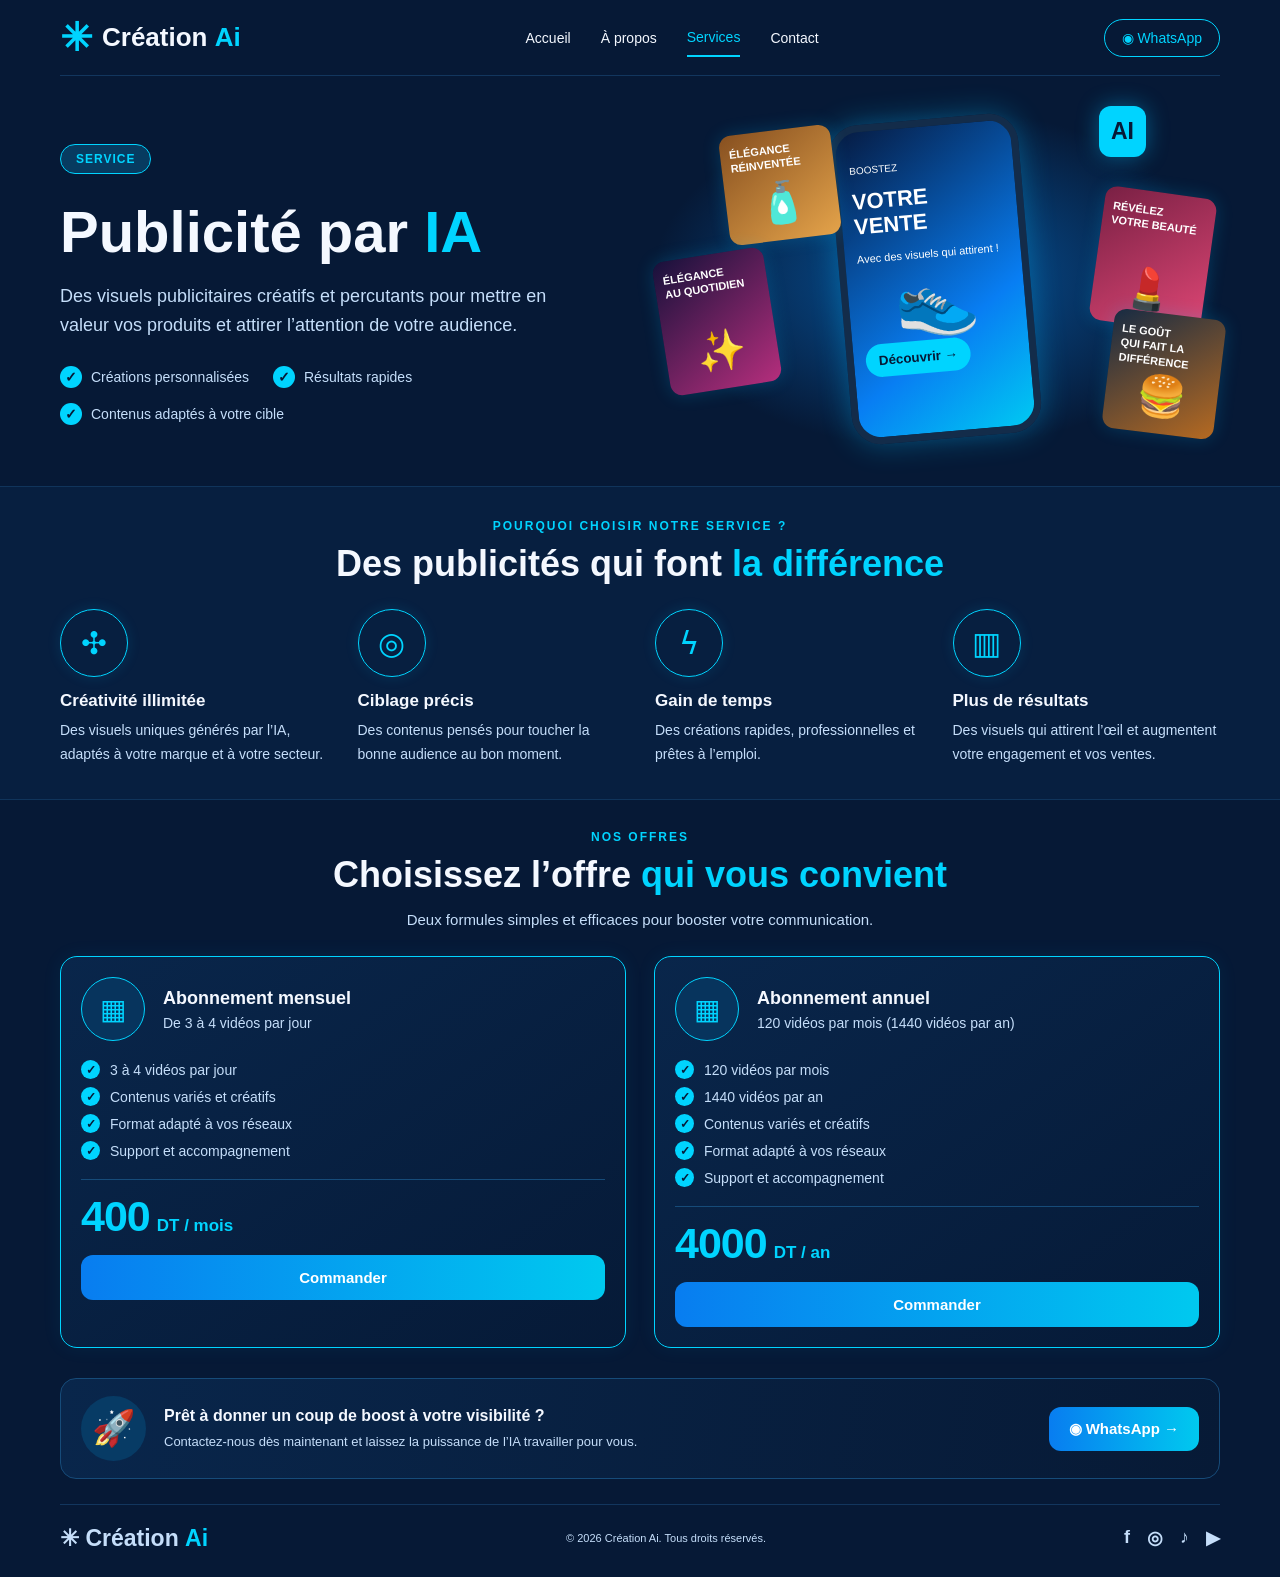
<file: publicite.html>
<!DOCTYPE html>
<html lang="fr">
<head>
<meta charset="UTF-8">
<meta name="viewport" content="width=device-width, initial-scale=1.0">
<meta name="theme-color" content="#061936">
<meta name="description" content="Publicité par IA — Création Ai">
<title>Publicité par IA | Création Ai</title>

<style>
:root {
  --navy:#061936;
  --navy2:#09264b;
  --card:#0b2b52;
  --cyan:#00d4ff;
  --blue:#087df0;
  --text:#c5defa;
  --line:#164b79;
}
*{box-sizing:border-box}
html{scroll-behavior:smooth}
body{
  margin:0;
  font-family:Arial,Helvetica,sans-serif;
  background:var(--navy);
  color:#f4f8ff;
}
a{text-decoration:none;color:inherit}
.wrap{width:min(1160px,calc(100% - 40px));margin:auto}

header{
  min-height:76px;display:flex;align-items:center;
  justify-content:space-between;gap:22px;
  border-bottom:1px solid #12365e;
}
.brand{display:flex;align-items:center;gap:9px;font-size:26px;font-weight:800}
.brand-mark{font-size:39px;color:var(--cyan)}
.brand b,h1 span,h2 span,.footer-brand b{color:var(--cyan)}
nav{display:flex;align-items:center;gap:30px;font-size:14px}
nav a{padding:10px 0}
nav a.active{color:var(--cyan);border-bottom:2px solid var(--cyan)}
.whatsapp-outline{
  border:1px solid var(--cyan);color:var(--cyan);
  border-radius:28px;padding:10px 17px;font-size:14px;
}

.hero{
  display:grid;grid-template-columns:1fr 1fr;align-items:center;
  gap:20px;padding:30px 0 35px;min-height:390px;
}
.eyebrow{
  display:inline-block;color:var(--cyan);background:#073b60;
  border:1px solid var(--cyan);border-radius:22px;
  padding:7px 15px;font-size:12px;font-weight:bold;letter-spacing:1px;
}
.hero h1{font-size:clamp(40px,5vw,58px);line-height:1.08;margin:15px 0}
.hero-copy{font-size:18px;line-height:1.65;color:var(--text);max-width:510px}
.ticks{display:flex;flex-wrap:wrap;gap:15px 24px;margin-top:25px;color:var(--text);font-size:14px}
.tick{display:flex;align-items:center;gap:9px}
.tick i,.checklist i{
  font-style:normal;background:var(--cyan);color:var(--navy);
  width:22px;height:22px;border-radius:50%;display:inline-grid;
  place-items:center;font-weight:bold;flex:none;
}
.visual{
  position:relative;height:345px;display:flex;align-items:center;
  justify-content:center;background:radial-gradient(ellipse,#07539a 0,transparent 70%);
}
.phone{
  width:190px;height:320px;border:7px solid #132c4a;border-radius:30px;
  background:linear-gradient(145deg,#061b42,#087ef3 65%,#00c9f2);
  box-shadow:0 0 30px #00bfff55;padding:18px 12px;
  color:white;position:relative;z-index:2;transform:rotate(-5deg);
}
.phone small{display:block;margin-top:15px;font-size:10px}
.phone strong{display:block;font-size:22px;line-height:1.12;margin:14px 0}
.shoe{font-size:68px;text-align:center}
.phone button{
  border:0;background:var(--cyan);color:var(--navy);
  border-radius:20px;padding:9px 13px;font-weight:bold;cursor:pointer;
}
.ad{
  position:absolute;z-index:3;width:112px;min-height:135px;padding:12px 9px;
  border-radius:12px;color:white;display:flex;flex-direction:column;
  justify-content:space-between;font-size:11px;font-weight:bold;line-height:1.3;
  box-shadow:0 0 18px #00bfff33;
}
.ad span{font-size:40px;text-align:center}
.ad-left{left:2%;top:43%;transform:rotate(-9deg);background:linear-gradient(145deg,#17113b,#b42e7c)}
.ad-top{left:13%;top:7%;transform:rotate(-7deg);background:linear-gradient(145deg,#875020,#e4a34a);min-height:110px}
.ad-right{right:2%;top:25%;transform:rotate(8deg);background:linear-gradient(145deg,#792044,#df4775)}
.ad-bottom{right:0;bottom:5%;transform:rotate(7deg);background:linear-gradient(145deg,#172b43,#b66a21);min-height:120px}
.chip{
  position:absolute;right:13%;top:0;background:var(--cyan);color:var(--navy);
  border-radius:12px;padding:12px;font-size:23px;font-weight:900;
  box-shadow:0 0 22px #00bfff66;
}

.benefits{padding:32px 0;background:#071f40;border-top:1px solid #10345b;border-bottom:1px solid #10345b}
.center{text-align:center}
.kicker{font-size:12px;letter-spacing:2px;font-weight:bold;color:var(--cyan);margin:0 0 10px}
.section-title{font-size:clamp(27px,3.4vw,36px);margin:0 0 12px;font-weight:800}
.benefit-grid{display:grid;grid-template-columns:repeat(4,1fr);gap:30px;margin-top:24px}
.benefit-icon{
  height:68px;width:68px;border:1px solid var(--cyan);border-radius:50%;
  display:grid;place-items:center;color:var(--cyan);font-size:31px;
  margin-bottom:14px;box-shadow:0 0 14px #00bfff20;
}
.benefit{text-align:left}
.benefit h3{font-size:17px;margin:0 0 8px}
.benefit p{font-size:14px;line-height:1.7;color:var(--text);margin:0}

.offers{padding:30px 0 25px}
.offer-grid{display:grid;grid-template-columns:1fr 1fr;gap:28px;margin-top:24px}
.offer-card{
  border:1px solid var(--cyan);border-radius:17px;padding:20px;
  background:linear-gradient(145deg,#09264b,#061a37);
  box-shadow:0 0 20px #00bfff12;text-align:left;
}
.offer-head{display:flex;gap:18px;align-items:center}
.offer-icon{
  width:64px;height:64px;border:1px solid var(--cyan);border-radius:50%;
  background:#07345d;color:var(--cyan);display:grid;place-items:center;
  font-size:28px;flex:none;
}
.offer-head h3{font-size:18px;margin:0 0 6px}
.offer-head p{margin:0;color:var(--text);font-size:14px}
.checklist{
  list-style:none;margin:19px 0;padding:0;display:grid;
  gap:8px;color:var(--text);font-size:14px;
}
.checklist li{display:flex;align-items:center;gap:10px}
.checklist i{width:19px;height:19px;font-size:12px}
.price{
  border-top:1px solid var(--line);padding-top:12px;margin-bottom:14px;
  color:var(--cyan);font-weight:800;display:flex;align-items:baseline;gap:7px;
}
.price strong{font-size:43px;letter-spacing:-1px}
.price span{font-size:17px}
.order-btn{
  display:flex;justify-content:center;align-items:center;gap:9px;
  width:100%;border:0;cursor:pointer;
  background:linear-gradient(90deg,#087df0,#00c9ef);
  color:white;border-radius:12px;padding:14px 15px;font-size:15px;
  font-weight:bold;transition:.2s;
}
.order-btn:hover{filter:brightness(1.12);transform:translateY(-1px)}

.boost{
  margin:5px auto 25px;border:1px solid var(--line);border-radius:16px;
  padding:17px 20px;display:flex;align-items:center;gap:18px;
  background:linear-gradient(100deg,#09264b,#071a36);
}
.rocket{
  width:65px;height:65px;border-radius:50%;background:#073b65;
  display:grid;place-items:center;font-size:35px;flex:none;
}
.boost-copy{flex:1}
.boost h3{font-size:16px;margin:0 0 7px}
.boost p{font-size:13px;color:var(--text);margin:0;line-height:1.5}
.boost .order-btn{width:auto;white-space:nowrap;padding:13px 20px}
footer{
  display:flex;align-items:center;justify-content:space-between;gap:20px;
  padding:16px 0 22px;border-top:1px solid #12365e;
  color:var(--text);font-size:11px;
}
.footer-brand{font-size:23px;font-weight:800}
.socials{display:flex;gap:17px;font-size:18px;font-weight:bold}

/* Formulaire de commande */
.modal{
  position:fixed;inset:0;z-index:1000;display:none;
  align-items:center;justify-content:center;padding:18px;
  background:#020b19dd;overflow-y:auto;
}
.modal.open{display:flex}
.modal-box{
  width:min(100%,470px);max-height:95vh;overflow-y:auto;
  background:linear-gradient(145deg,#0b2b52,#06172f);
  border:1px solid var(--cyan);border-radius:18px;padding:24px;
  box-shadow:0 0 35px #00cfff22;position:relative;
}
.modal-top{display:flex;justify-content:space-between;align-items:center;gap:12px}
.modal-top h2{margin:0;font-size:24px}
.close-btn{
  border:1px solid var(--line);background:#102e51;color:white;
  width:36px;height:36px;border-radius:50%;font-size:24px;cursor:pointer;
}
.form-intro{color:var(--text);font-size:14px;line-height:1.6}
.selected-offer{
  padding:12px;background:#07365b;border:1px solid var(--line);
  border-radius:10px;color:var(--cyan);font-weight:bold;margin-bottom:18px;
}
.form-field{margin-bottom:15px}
.form-field label{display:block;margin-bottom:7px;font-size:14px;font-weight:bold}
.form-field input{
  width:100%;padding:13px;border-radius:9px;
  border:1px solid #24527c;background:#061a34;color:white;
  font:inherit;outline:none;
}
.form-field input:focus{border-color:var(--cyan);box-shadow:0 0 0 2px #00d4ff20}
.form-field input::placeholder{color:#8aa9c9}
.submit-btn{
  width:100%;border:0;border-radius:10px;padding:14px;
  background:linear-gradient(90deg,#087df0,#00c9ef);
  color:white;font-size:15px;font-weight:bold;cursor:pointer;
}
.privacy-note{font-size:12px;line-height:1.5;color:#9bb8d7;margin:12px 0 0}
body.modal-open{overflow:hidden}

@media(max-width:760px){
  .wrap{width:min(100% - 30px,560px)}
  header{padding:12px 0;flex-wrap:wrap}
  .brand{font-size:22px}
  .brand-mark{font-size:34px}
  nav{order:3;width:100%;justify-content:space-between;gap:8px;font-size:12px}
  .whatsapp-outline{font-size:12px;padding:9px 11px}
  .hero{grid-template-columns:1fr;padding-top:25px;gap:0}
  .hero h1{font-size:42px}
  .hero-copy{font-size:16px}
  .visual{height:310px;grid-row:2}
  .phone{transform:scale(.88) rotate(-5deg)}
  .ad{transform:scale(.82) rotate(-7deg)}
  .ad-right,.ad-bottom{transform:scale(.82) rotate(8deg)}
  .benefit-grid{grid-template-columns:1fr 1fr;gap:25px 17px}
  .benefit p{font-size:13px}
  .offer-grid{grid-template-columns:1fr;gap:17px}
  .boost{flex-wrap:wrap}
  .rocket{width:55px;height:55px;font-size:29px}
  .boost-copy{min-width:calc(100% - 80px)}
  .boost .order-btn{width:100%}
  footer{flex-wrap:wrap;justify-content:center;text-align:center}
  footer p{order:3;width:100%;margin:0}
}
@media(max-width:390px){
  .whatsapp-outline{font-size:11px;padding:8px}
  .benefit h3{font-size:15px}
  .offer-head{gap:12px}
  .offer-head h3{font-size:16px}
  .price strong{font-size:38px}
  .ad{width:96px}
  .phone{width:175px}
  .hero h1{font-size:37px}
  .modal-box{padding:19px}
}
</style>
</head>

<body>
<div class="wrap">
<header>
  <a class="brand" href="index.html" aria-label="Création Ai, accueil">
    <span class="brand-mark">✳</span>
    <span>Création <b>Ai</b></span>
  </a>

  <nav aria-label="Navigation principale">
    <a href="index.html#accueil">Accueil</a>
    <a href="index.html#apropos">À propos</a>
    <a class="active" href="index.html#services">Services</a>
    <a href="index.html#contact">Contact</a>
  </nav>

  <a class="whatsapp-outline" href="https://wa.me/21621582307"
     target="_blank" rel="noopener noreferrer">◉ WhatsApp</a>
</header>

<main>
<section class="hero">
  <div>
    <p class="eyebrow">SERVICE</p>
    <h1>Publicité par <span>IA</span></h1>
    <p class="hero-copy">Des visuels publicitaires créatifs et percutants pour mettre en valeur vos produits et attirer l’attention de votre audience.</p>
    <div class="ticks">
      <div class="tick"><i>✓</i> Créations personnalisées</div>
      <div class="tick"><i>✓</i> Résultats rapides</div>
      <div class="tick"><i>✓</i> Contenus adaptés à votre cible</div>
    </div>
  </div>

  <div class="visual" aria-label="Illustration de publicités IA">
    <div class="ad ad-top">ÉLÉGANCE<br>RÉINVENTÉE<span>🧴</span></div>
    <div class="ad ad-left">ÉLÉGANCE<br>AU QUOTIDIEN<span>✨</span></div>
    <div class="phone">
      <small>BOOSTEZ</small>
      <strong>VOTRE<br>VENTE</strong>
      <div style="font-size:11px">Avec des visuels qui attirent !</div>
      <div class="shoe">👟</div>
      <button type="button" onclick="document.getElementById('offres').scrollIntoView({behavior:'smooth'})">Découvrir →</button>
    </div>
    <div class="ad ad-right">RÉVÉLEZ<br>VOTRE BEAUTÉ<span>💄</span></div>
    <div class="ad ad-bottom">LE GOÛT<br>QUI FAIT LA DIFFÉRENCE<span>🍔</span></div>
    <div class="chip">AI</div>
  </div>
</section>
</main>
</div>

<section class="benefits">
<div class="wrap center">
  <p class="kicker">POURQUOI CHOISIR NOTRE SERVICE ?</p>
  <h2 class="section-title">Des publicités qui font <span>la différence</span></h2>

  <div class="benefit-grid">
    <article class="benefit">
      <div class="benefit-icon">✣</div>
      <h3>Créativité illimitée</h3>
      <p>Des visuels uniques générés par l’IA, adaptés à votre marque et à votre secteur.</p>
    </article>
    <article class="benefit">
      <div class="benefit-icon">◎</div>
      <h3>Ciblage précis</h3>
      <p>Des contenus pensés pour toucher la bonne audience au bon moment.</p>
    </article>
    <article class="benefit">
      <div class="benefit-icon">ϟ</div>
      <h3>Gain de temps</h3>
      <p>Des créations rapides, professionnelles et prêtes à l’emploi.</p>
    </article>
    <article class="benefit">
      <div class="benefit-icon">▥</div>
      <h3>Plus de résultats</h3>
      <p>Des visuels qui attirent l’œil et augmentent votre engagement et vos ventes.</p>
    </article>
  </div>
</div>
</section>

<section class="offers" id="offres">
<div class="wrap center">
  <p class="kicker">NOS OFFRES</p>
  <h2 class="section-title">Choisissez l’offre <span>qui vous convient</span></h2>
  <p class="hero-copy" style="font-size:15px;margin:0 auto">Deux formules simples et efficaces pour booster votre communication.</p>

  <div class="offer-grid">
    <article class="offer-card">
      <div class="offer-head">
        <div class="offer-icon">▦</div>
        <div>
          <h3>Abonnement mensuel</h3>
          <p>De 3 à 4 vidéos par jour</p>
        </div>
      </div>
      <ul class="checklist">
        <li><i>✓</i> 3 à 4 vidéos par jour</li>
        <li><i>✓</i> Contenus variés et créatifs</li>
        <li><i>✓</i> Format adapté à vos réseaux</li>
        <li><i>✓</i> Support et accompagnement</li>
      </ul>
      <div class="price"><strong>400</strong><span>DT / mois</span></div>
      <button class="order-btn" type="button"
        onclick="openOrderForm('Abonnement mensuel - 400 DT / mois')">
        Commander
      </button>
    </article>

    <article class="offer-card">
      <div class="offer-head">
        <div class="offer-icon">▦</div>
        <div>
          <h3>Abonnement annuel</h3>
          <p>120 vidéos par mois (1440 vidéos par an)</p>
        </div>
      </div>
      <ul class="checklist">
        <li><i>✓</i> 120 vidéos par mois</li>
        <li><i>✓</i> 1440 vidéos par an</li>
        <li><i>✓</i> Contenus variés et créatifs</li>
        <li><i>✓</i> Format adapté à vos réseaux</li>
        <li><i>✓</i> Support et accompagnement</li>
      </ul>
      <div class="price"><strong>4000</strong><span>DT / an</span></div>
      <button class="order-btn" type="button"
        onclick="openOrderForm('Abonnement annuel - 4000 DT / an')">
        Commander
      </button>
    </article>
  </div>
</div>
</section>

<div class="wrap">
<section class="boost">
  <div class="rocket">🚀</div>
  <div class="boost-copy">
    <h3>Prêt à donner un coup de boost à votre visibilité ?</h3>
    <p>Contactez-nous dès maintenant et laissez la puissance de l’IA travailler pour vous.</p>
  </div>
  <a class="order-btn" style="width:auto" href="https://wa.me/21621582307"
     target="_blank" rel="noopener noreferrer">◉ WhatsApp →</a>
</section>

<footer>
  <a class="footer-brand" href="index.html">✳ Création <b>Ai</b></a>
  <p>© <span id="year"></span> Création Ai. Tous droits réservés.</p>
  <div class="socials" aria-label="Réseaux sociaux">
    <a href="https://www.facebook.com/" aria-label="Facebook">f</a>
    <a href="https://www.instagram.com/" aria-label="Instagram">◎</a>
    <a href="https://www.tiktok.com/" aria-label="TikTok">♪</a>
    <a href="https://www.youtube.com/" aria-label="YouTube">▶</a>
  </div>
</footer>
</div>

<!-- Formulaire de commande connecté à Formspree -->
<div class="modal" id="orderModal" role="dialog"
     aria-modal="true" aria-labelledby="formTitle">
  <div class="modal-box">
    <div class="modal-top">
      <h2 id="formTitle">Votre commande</h2>
      <button type="button" class="close-btn"
        aria-label="Fermer" onclick="closeOrderForm()">×</button>
    </div>

    <p class="form-intro">
      Remplissez vos coordonnées pour envoyer votre demande à Création Ai.
    </p>

    <div class="selected-offer" id="selectedOffer">
      Abonnement mensuel - 400 DT / mois
    </div>

    <form action="https://formspree.io/f/mbgdkabo" method="POST">
      <input type="hidden" name="_subject" value="Nouvelle commande - Création Ai">
      <input type="hidden" name="Offre choisie" id="offerInput"
        value="Abonnement mensuel - 400 DT / mois">

      <div class="form-field">
        <label for="prenom">Prénom</label>
        <input id="prenom" name="Prénom" type="text"
          placeholder="Votre prénom" autocomplete="given-name" required>
      </div>

      <div class="form-field">
        <label for="nom">Nom</label>
        <input id="nom" name="Nom" type="text"
          placeholder="Votre nom" autocomplete="family-name" required>
      </div>

      <div class="form-field">
        <label for="telephone">Numéro de téléphone</label>
        <input id="telephone" name="Téléphone" type="tel"
          placeholder="Ex. : +216 XX XXX XXX"
          autocomplete="tel" required>
      </div>

      <div class="form-field">
        <label for="adresse">Adresse</label>
        <input id="adresse" name="Adresse" type="text"
          placeholder="Votre adresse complète"
          autocomplete="street-address" required>
      </div>

      <button class="submit-btn" type="submit">
        Envoyer ma commande
      </button>

      <p class="privacy-note">
        Vos informations seront envoyées à Création Ai pour traiter votre demande.
      </p>
    </form>
  </div>
</div>

<script>
document.getElementById('year').textContent = new Date().getFullYear();

const modal = document.getElementById('orderModal');
const offerInput = document.getElementById('offerInput');
const selectedOffer = document.getElementById('selectedOffer');

function openOrderForm(offer) {
  offerInput.value = offer;
  selectedOffer.textContent = offer;
  modal.classList.add('open');
  document.body.classList.add('modal-open');
}

function closeOrderForm() {
  modal.classList.remove('open');
  document.body.classList.remove('modal-open');
}

modal.addEventListener('click', function(event) {
  if (event.target === modal) closeOrderForm();
});

document.addEventListener('keydown', function(event) {
  if (event.key === 'Escape') closeOrderForm();
});
</script>
</body>
</html>
</file>
<file: style.css>
@import url('https://fonts.googleapis.com/css2?family=Inter:wght@400;500;600;700;800&display=swap');

:root {
  --navy: #041d43;
  --blue: #0879e8;
  --cyan: #00d4f5;
  --white: #f8fbff;
  --muted: #b8cce5;
  --page-bg: #04152f;
  --panel-bg: #0a2d58;
  --header-bg: #052550;
  --text: #f8fbff;
  --border: #1c5790;
}

body.light-theme {
  --page-bg: #f4f7fc;
  --panel-bg: #ffffff;
  --header-bg: #ffffff;
  --text: #102344;
  --muted: #536781;
  --border: #d5e1f0;
}

* {
  box-sizing: border-box;
}

html {
  scroll-behavior: smooth;
  scroll-padding-top: 90px;
}

body {
  margin: 0;
  background: var(--page-bg);
  color: var(--text);
  font-family: Inter, Arial, sans-serif;
  transition: background .25s, color .25s;
}

[hidden] {
  display: none !important;
}

.header {
  min-height: 78px;
  padding: 0 clamp(20px, 5vw, 76px);
  display: flex;
  align-items: center;
  justify-content: space-between;
  gap: 15px;
  background: var(--header-bg);
  position: sticky;
  top: 0;
  z-index: 10;
  border-bottom: 1px solid #80808020;
}

.brand,
.footer-brand {
  display: flex;
  align-items: center;
  gap: 12px;
  color: var(--text);
  text-decoration: none;
  font-size: clamp(20px, 2.7vw, 31px);
  font-weight: 800;
  letter-spacing: -1px;
}

.brand b,
.footer-brand b {
  color: var(--cyan);
}

.brand-icon {
  font-size: 35px;
  color: var(--cyan);
  line-height: 1;
}

.nav {
  display: flex;
  align-items: center;
  gap: clamp(18px, 3.2vw, 48px);
  height: 100%;
}

.nav a {
  height: 78px;
  display: flex;
  align-items: center;
  position: relative;
  color: var(--text);
  text-decoration: none;
  font-size: 14px;
  font-weight: 500;
}

.nav a:hover,
.nav a.active {
  color: var(--cyan);
}

.nav a.active:after {
  content: "";
  position: absolute;
  bottom: 0;
  left: 0;
  right: 0;
  height: 3px;
  background: var(--cyan);
  border-radius: 4px;
}

.menu-toggle {
  display: none;
  background: none;
  border: 0;
  color: var(--text);
  font-size: 27px;
  cursor: pointer;
}

/* Bouton de changement de thème */
.theme-toggle {
  flex-shrink: 0;
  padding: 10px 13px;
  background: var(--blue);
  color: #fff;
  border: 1px solid var(--cyan);
  border-radius: 8px;
  font-family: inherit;
  font-size: 13px;
  font-weight: 700;
  white-space: nowrap;
  cursor: pointer;
}

.theme-toggle:hover {
  filter: brightness(1.12);
}

.hero {
  position: relative;
  min-height: 600px;
  height: min(74vw, 760px);
  max-height: 790px;
  overflow: hidden;
  display: flex;
  align-items: center;
  background: radial-gradient(ellipse at 80% 35%, #0879d8 0, #063b7c 32%, #031b41 75%);
}

.hero-image {
  position: absolute;
  inset: 0;
  width: 100%;
  height: 100%;
  object-fit: cover;
  object-position: center 48%;
}

.hero-overlay {
  position: absolute;
  inset: 0;
  background:
    linear-gradient(90deg, rgba(2,20,49,.28), rgba(2,20,49,.02) 68%),
    linear-gradient(0deg, rgba(2,16,41,.2), transparent 40%);
  pointer-events: none;
}

.hero-content {
  position: relative;
  z-index: 1;
  padding: 50px clamp(24px, 6vw, 90px);
  max-width: 750px;
  text-shadow: 0 2px 20px #00142e40;
}

.eyebrow,
.section-kicker {
  font-size: 12px;
  letter-spacing: 3px;
  font-weight: 700;
  color: var(--cyan);
}

.hero h1 {
  font-size: clamp(42px, 7vw, 82px);
  line-height: 1.02;
  letter-spacing: -3px;
  margin: 14px 0 18px;
  font-weight: 800;
}

.hero h1 span,
h2 span {
  color: var(--cyan);
}

.hero-subtitle {
  font-size: clamp(16px, 2vw, 21px);
  line-height: 1.7;
  max-width: 440px;
  color: #f0f6ff;
}

body.light-theme .hero-content {
  text-shadow: none;
}

body.light-theme .hero-subtitle {
  color: #243c5c;
}

body.light-theme .hero-overlay {
  background: linear-gradient(
    90deg,
    rgba(255,255,255,.94),
    rgba(255,255,255,.65) 65%,
    rgba(255,255,255,.12)
  );
}

.cta {
  display: inline-flex;
  justify-content: center;
  gap: 12px;
  align-items: center;
  margin-top: 24px;
  padding: 15px 21px;
  background: linear-gradient(100deg, #0784ef, #00bfe9);
  color: #fff;
  text-decoration: none;
  border: 0;
  border-radius: 7px;
  font-family: inherit;
  font-weight: 700;
  font-size: 14px;
  line-height: 1.5;
  cursor: pointer;
  box-shadow: 0 10px 30px #008bdf35;
  transition: transform .2s, filter .2s;
}

.cta:hover {
  transform: translateY(-2px);
  filter: brightness(1.1);
}

.cta:focus-visible,
input:focus-visible,
textarea:focus-visible,
.theme-toggle:focus-visible {
  outline: 2px solid var(--cyan);
  outline-offset: 3px;
}

.scroll-hint {
  position: absolute;
  bottom: 20px;
  left: 50%;
  color: white;
  text-decoration: none;
  font-size: 26px;
  z-index: 2;
}

.section {
  padding: 92px clamp(22px, 7vw, 100px);
  text-align: center;
}

.about {
  background: #061b3a;
}

.section-kicker {
  margin: 0 0 16px;
}

h2 {
  font-size: clamp(29px, 4vw, 46px);
  letter-spacing: -1.5px;
  margin: 0 auto 20px;
  line-height: 1.18;
}

.section-copy {
  max-width: 720px;
  margin: 0 auto;
  color: var(--muted);
  line-height: 1.8;
  font-size: 16px;
}

.services {
  background: linear-gradient(180deg, #04152f, #062650);
}

.service-grid {
  display: grid;
  grid-template-columns: repeat(3, minmax(0, 1fr));
  gap: 22px;
  max-width: 1080px;
  margin: 42px auto 0;
  text-align: left;
}

.service-card {
  padding: 30px 27px;
  border: 1px solid var(--border);
  border-radius: 13px;
  background: linear-gradient(145deg, #0a2d58, #061d3c);
  box-shadow: 0 12px 32px #00132c30;
}

body.light-theme .about,
body.light-theme .services,
body.light-theme .contact,
body.light-theme #commande {
  background: var(--page-bg);
}

body.light-theme .service-card {
  background: var(--panel-bg);
  box-shadow: 0 12px 30px #16365c12;
}

.service-icon {
  width: 48px;
  height: 48px;
  display: grid;
  place-items: center;
  border-radius: 12px;
  background: #00c8f51a;
  color: var(--cyan);
  font-size: 26px;
}

.service-card h3 {
  font-size: 19px;
  margin: 22px 0 10px;
}

.service-card p {
  color: var(--muted);
  font-size: 14px;
  line-height: 1.8;
  margin: 0;
}

.service-card .cta {
  margin-top: 22px;
  width: 100%;
}

/* Formulaire de commande */
#commande {
  background: radial-gradient(ellipse at top, #0a3e78, #04152f 70%);
  scroll-margin-top: 90px;
}

#commande > p:not(.section-kicker) {
  color: var(--muted);
  line-height: 1.7;
}

#commande #service-choisi {
  color: var(--cyan);
}

#order-form {
  width: 100%;
  max-width: 560px;
  margin: 32px auto 0;
  padding: clamp(20px, 4vw, 34px);
  text-align: left;
  background: linear-gradient(145deg, #0a2d58, #061d3c);
  border: 1px solid var(--border);
  border-radius: 14px;
  box-shadow: 0 15px 40px #00132c45;
}

body.light-theme #order-form {
  background: #ffffff;
  box-shadow: 0 12px 30px #16365c12;
}

.form-group {
  margin-bottom: 22px;
}

.form-group label {
  display: block;
  margin-bottom: 9px;
  color: var(--text);
  font-size: 14px;
  font-weight: 600;
}

.form-group input,
.form-group textarea {
  display: block;
  width: 100%;
  padding: 14px 15px;
  background: var(--page-bg);
  border: 1px solid #315b83;
  border-radius: 7px;
  color: var(--text);
  font: inherit;
  font-size: 15px;
}

.form-group input::placeholder,
.form-group textarea::placeholder {
  color: #8da8c6;
}

body.light-theme .form-group input,
body.light-theme .form-group textarea {
  border-color: #c7d5e7;
}

body.light-theme .form-group input::placeholder,
body.light-theme .form-group textarea::placeholder {
  color: #71839a;
}

.form-group input:focus,
.form-group textarea:focus {
  border-color: var(--cyan);
  outline: none;
  box-shadow: 0 0 0 3px #00d4f520;
}

.form-group textarea {
  min-height: 110px;
  resize: vertical;
}

#order-form button {
  width: 100%;
}

#order-form button + button {
  margin-top: 12px;
  background: #173c63;
  box-shadow: none;
}

.contact {
  background: radial-gradient(ellipse at top, #0a3e78, #04152f 70%);
}

.contact .cta {
  margin-top: 28px;
}

.phone {
  color: var(--muted);
  margin-top: 22px;
  font-size: 14px;
}

footer {
  padding: 28px 6vw;
  display: flex;
  justify-content: space-between;
  align-items: center;
  gap: 15px;
  background: #031128;
  border-top: 1px solid #ffffff12;
}

body.light-theme footer {
  background: #e7eef8;
}

.footer-brand {
  font-size: 20px;
}

footer p {
  font-size: 12px;
  color: var(--muted);
  margin: 0;
}

/* Assistant Création Ai */

/* Bouton flottant : tête du robot */
.ai-chat-launcher {
  position: fixed;
  right: 20px;
  bottom: 20px;
  z-index: 9998;

  width: 62px;
  height: 62px;
  padding: 0;
  overflow: hidden;

  display: flex;
  align-items: center;
  justify-content: center;

  border: 2px solid #00d4f5;
  border-radius: 50%;
  background: #041d43;

  cursor: pointer;
  -webkit-tap-highlight-color: transparent;

  box-shadow: 0 8px 30px rgba(0, 145, 255, 0.4);
  transition: transform .2s, box-shadow .2s;
}

/* Image du robot dans le bouton */
.ai-chat-launcher .ai-chat-launcher-image {
  position: absolute;
  width: 190%;
  height: 190%;
  max-width: none;
  left: -45%;
  top: -18%;
  object-fit: cover;
  object-position: center top;
  pointer-events: none;
}

.ai-chat-launcher:hover {
  transform: translateY(-3px);
  box-shadow: 0 12px 35px rgba(0, 145, 255, 0.5);
}

.ai-chat-launcher:focus-visible {
  outline: 3px solid #00d4f5;
  outline-offset: 3px;
}

.ai-chat-window {
  isolation: isolate;
}

.ai-chat-header {
  flex-shrink: 0;
}

.ai-chat-messages {
  overscroll-behavior: contain;
}

.ai-chat-message {
  word-break: normal;
}

.ai-chat-form {
  flex-shrink: 0;
}

.ai-chat-input {
  font-family: Arial, sans-serif;
}

.ai-chat-mic,
.ai-chat-send {
  display: inline-flex;
  align-items: center;
  justify-content: center;
  flex-shrink: 0;
  min-height: 42px;
  cursor: pointer;
  -webkit-tap-highlight-color: transparent;
}

.ai-chat-mic {
  width: 42px;
  height: 44px;
  padding: 0;
  border: 1px solid #acd9f7;
  border-radius: 12px;
  color: #0757a0;
  background: #eaf6ff;
  font-size: 19px;
  transition: background .2s, transform .2s, box-shadow .2s;
}

.ai-chat-mic:hover {
  background: #d7edff;
}

.ai-chat-mic:active {
  transform: scale(.96);
}

.ai-chat-mic:focus-visible,
.ai-chat-speak:focus-visible,
.ai-chat-stop:focus-visible,
.ai-chat-language:focus-visible,
.ai-chat-close:focus-visible {
  outline: 3px solid #00bde8;
  outline-offset: 2px;
}

.ai-chat-mic.listening {
  color: #ffffff;
  background: #d93025;
  border-color: #d93025;
  animation: ai-mic-pulse 1.2s infinite;
}

.ai-chat-mic:disabled {
  opacity: .55;
  cursor: not-allowed;
}

.ai-chat-voice-controls {
  display: flex;
  align-items: center;
  justify-content: center;
  flex-wrap: wrap;
  gap: 8px;
  padding: 0 12px 9px;
  background: #ffffff;
}

.ai-chat-voice-controls button,
.ai-chat-voice-controls select {
  max-width: 100%;
  min-height: 34px;
  padding: 7px 10px;
  border: 1px solid #d1deec;
  border-radius: 9px;
  color: #0757a0;
  background: #f4f8fd;
  font-family: Arial, sans-serif;
  font-size: 12px;
}

.ai-chat-voice-controls button {
  cursor: pointer;
  transition: background .2s, border-color .2s;
}

.ai-chat-voice-controls button:hover {
  background: #e4f5ff;
  border-color: #acd9f7;
}

.ai-chat-voice-controls button:active {
  transform: scale(.98);
}

.ai-chat-voice-controls select {
  min-width: 0;
  cursor: pointer;
}

.ai-chat-voice-status {
  margin: 0;
  padding: 0 12px 9px;
  color: #536781;
  background: #ffffff;
  text-align: center;
  font-size: 11px;
  line-height: 1.5;
  overflow-wrap: anywhere;
}

.ai-chat-note {
  flex-shrink: 0;
}

@keyframes ai-mic-pulse {
  50% {
    box-shadow: 0 0 0 5px rgba(217, 48, 37, 0.16);
  }
}

@media (max-width: 700px) {
  .header {
    height: 68px;
    min-height: 68px;
    padding: 0 12px;
    gap: 8px;
  }

  .brand {
    gap: 6px;
    font-size: 18px;
  }

  .brand-icon {
    font-size: 27px;
  }

  .menu-toggle {
    display: block;
    order: 3;
  }

  .theme-toggle {
    padding: 8px 9px;
    font-size: 11px;
  }

  .nav {
    display: none;
    position: absolute;
    top: 68px;
    left: 0;
    right: 0;
    height: auto;
    background: var(--header-bg);
    padding: 12px 22px 20px;
    flex-direction: column;
    align-items: stretch;
    gap: 0;
    border-bottom: 1px solid #80808030;
  }

  .nav.open {
    display: flex;
  }

  .nav a {
    height: auto;
    padding: 15px 0;
  }

  .nav a.active:after {
    left: 0;
    right: auto;
    width: 44px;
    bottom: 5px;
  }

  .hero {
    height: calc(100svh - 68px);
    min-height: 540px;
    max-height: 760px;
    align-items: flex-end;
  }

  .hero-image {
    object-position: 58% center;
  }

  .hero-overlay {
    background: linear-gradient(
      0deg,
      rgba(2,14,37,.92),
      rgba(2,14,37,.5) 43%,
      rgba(2,14,37,.02)
    );
  }

  body.light-theme .hero-overlay {
    background: linear-gradient(
      0deg,
      rgba(255,255,255,.98),
      rgba(255,255,255,.82) 48%,
      rgba(255,255,255,.15)
    );
  }

  .hero-content {
    padding: 40px 24px 85px;
  }

  .hero h1 {
    letter-spacing: -2px;
  }

  .service-grid {
    grid-template-columns: 1fr;
  }

  .section {
    padding-top: 70px;
    padding-bottom: 70px;
  }

  #order-form {
    padding: 22px 18px;
  }

  #order-form .cta {
    padding: 14px 12px;
    font-size: 13px;
  }

  footer {
    flex-direction: column;
    text-align: center;
  }

  /* Assistant sur téléphone */
  .ai-chat-form {
    gap: 5px;
    padding: 9px;
  }

  .ai-chat-mic,
  .ai-chat-send {
    width: 38px;
    min-width: 38px;
    height: 42px;
  }

  .ai-chat-input {
    padding: 10px 8px;
    font-size: 13px;
  }

  .ai-chat-voice-controls {
    gap: 5px;
    padding-right: 8px;
    padding-left: 8px;
  }

  .ai-chat-voice-controls button,
  .ai-chat-voice-controls select {
    padding: 7px;
    font-size: 11px;
  }

  .ai-chat-voice-status {
    padding-right: 10px;
    padding-left: 10px;
  }

  /* Bouton robot sur téléphone */
  .ai-chat-launcher {
    right: 15px;
    bottom: 15px;
    width: 58px;
    height: 58px;
  }
}

@media (min-width: 701px) and (max-width: 1000px) {
  .hero-image {
    object-position: 58% center;
  }

  .hero-content {
    max-width: 58%;
  }

  .service-grid {
    gap: 14px;
  }

  .service-card {
    padding: 23px 18px;
  }
}

@media (prefers-reduced-motion: reduce) {
  *,
  *::before,
  *::after {
    scroll-behavior: auto !important;
    animation-duration: .01ms !important;
    animation-iteration-count: 1 !important;
    transition-duration: .01ms !important;
  }

  .ai-chat-mic.listening {
    animation: none;
  }
}
</file>
